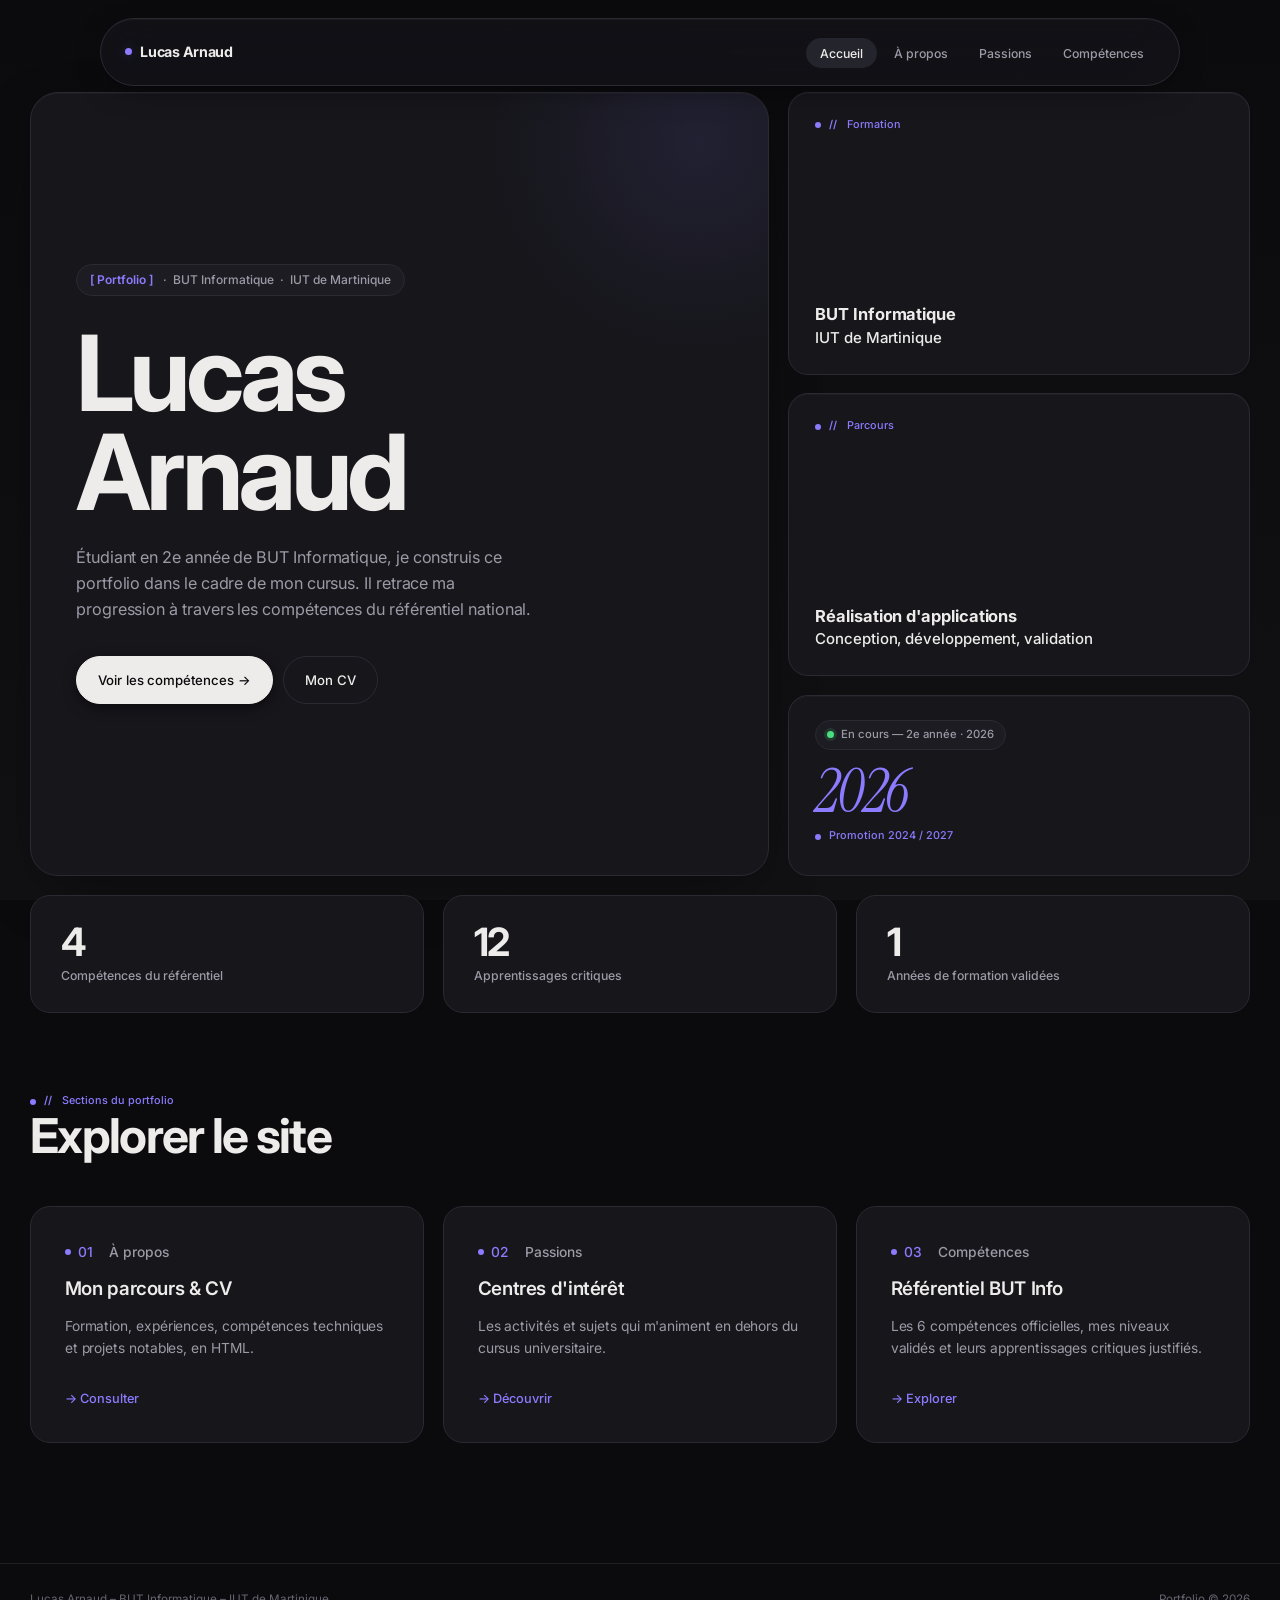
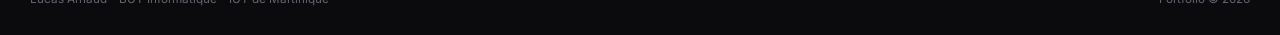
<file: index.html>
<!DOCTYPE html>
<html lang="fr">
<head>
  <meta charset="UTF-8" />
  <meta name="viewport" content="width=device-width, initial-scale=1.0" />
  <title>Lucas Arnaud — Portfolio BUT Informatique</title>
  <meta name="description" content="Portfolio de Lucas Arnaud, étudiant en 2e année de BUT Informatique à l'IUT de Martinique." />
  <link rel="preconnect" href="https://fonts.googleapis.com" />
  <link rel="preconnect" href="https://fonts.gstatic.com" crossorigin />
  <link href="https://fonts.googleapis.com/css2?family=JetBrains+Mono:wght@400;500&family=Playfair+Display:ital,wght@0,400;0,700;0,900;1,400&family=Space+Grotesk:wght@300;400;500;600;700&display=swap" rel="stylesheet" />
  <link rel="stylesheet" href="css/style.css" />
</head>
<body>

  <div id="site-nav"></div>

  <main class="page">

    <!-- ── HERO ── -->
    <section class="hero">

      <div class="hero-left">
        <p class="hero-tag">
          <span class="accent">[ Portfolio ]</span>
          &nbsp;·&nbsp; BUT Informatique &nbsp;·&nbsp; IUT de Martinique
        </p>

        <h1 class="hero-name">
          <span id="hero-name-scramble" data-text="Lucas&#10;Arnaud">Lucas<br>Arnaud</span><span class="hero-name-cursor" aria-hidden="true"></span>
        </h1>

        <p class="hero-desc">
          Étudiant en 2e année de BUT Informatique, je construis ce portfolio
          dans le cadre de mon cursus. Il retrace ma progression à travers
          les compétences du référentiel national.
        </p>

        <div class="hero-ctas">
          <a href="competences.html" class="btn btn-dark">Voir les compétences →</a>
          <a href="about.html" class="btn btn-ghost">Mon CV</a>
        </div>
      </div>

      <div class="hero-right">

        <div class="hero-card">
          <p class="label"><span class="label-prefix">//</span> Formation</p>
          <p class="hero-card-value">
            <strong>BUT Informatique</strong>
            IUT de Martinique
          </p>
        </div>

        <div class="hero-card">
          <p class="label"><span class="label-prefix">//</span> Parcours</p>
          <p class="hero-card-value">
            <strong>Réalisation d'applications</strong>
            Conception, développement, validation
          </p>
        </div>

        <div class="hero-card">
          <div class="hero-status">
            <span class="hero-status-dot"></span>
            En cours — 2e année · 2026
          </div>
          <div class="hero-year-block">
            <p class="hero-year">2026</p>
            <p class="label" style="margin-top:.5rem">Promotion 2024 / 2027</p>
          </div>
        </div>

      </div>
    </section>

    <!-- ── STATS BAR ── -->
    <div class="hero-stats">
      <div class="hero-stat">
        <p class="hero-stat-num"><span data-count="6">6</span></p>
        <p class="hero-stat-label">Compétences du référentiel</p>
      </div>
      <div class="hero-stat">
        <p class="hero-stat-num"><span data-count="21">21</span></p>
        <p class="hero-stat-label">Apprentissages critiques</p>
      </div>
      <div class="hero-stat">
        <p class="hero-stat-num"><span data-count="2">2</span></p>
        <p class="hero-stat-label">Années de formation validées</p>
      </div>
    </div>

    <!-- ── NAVIGATION PAGES ── -->
    <section class="home-nav">
      <div class="container">
        <p class="label reveal"><span class="label-prefix">//</span> Sections du portfolio</p>
        <h2 class="section-title reveal reveal-delay-1">Explorer le site</h2>

        <div class="home-nav-grid reveal reveal-delay-2">

          <a href="about.html" class="home-nav-item">
            <p class="label"><span class="label-accent">01</span> &nbsp; À propos</p>
            <h3>Mon parcours &amp; CV</h3>
            <p>Formation, expériences, compétences techniques et projets notables, en HTML.</p>
            <span class="home-nav-arrow">→ Consulter</span>
          </a>

          <a href="passions.html" class="home-nav-item">
            <p class="label"><span class="label-accent">02</span> &nbsp; Passions</p>
            <h3>Centres d'intérêt</h3>
            <p>Les activités et sujets qui m'animent en dehors du cursus universitaire.</p>
            <span class="home-nav-arrow">→ Découvrir</span>
          </a>

          <a href="competences.html" class="home-nav-item">
            <p class="label"><span class="label-accent">03</span> &nbsp; Compétences</p>
            <h3>Référentiel BUT Info</h3>
            <p>Les 6 compétences officielles, mes niveaux validés et leurs apprentissages critiques justifiés.</p>
            <span class="home-nav-arrow">→ Explorer</span>
          </a>

        </div>
      </div>
    </section>

  </main>

  <footer class="site-footer">
    <div class="container site-footer-inner">
      <p>Lucas Arnaud &ndash; BUT Informatique &ndash; IUT de Martinique</p>
      <p>Portfolio &copy; 2026</p>
    </div>
  </footer>

  <script src="js/nav.js"></script>
  <script src="js/effects.js"></script>
</body>
</html>
</file>
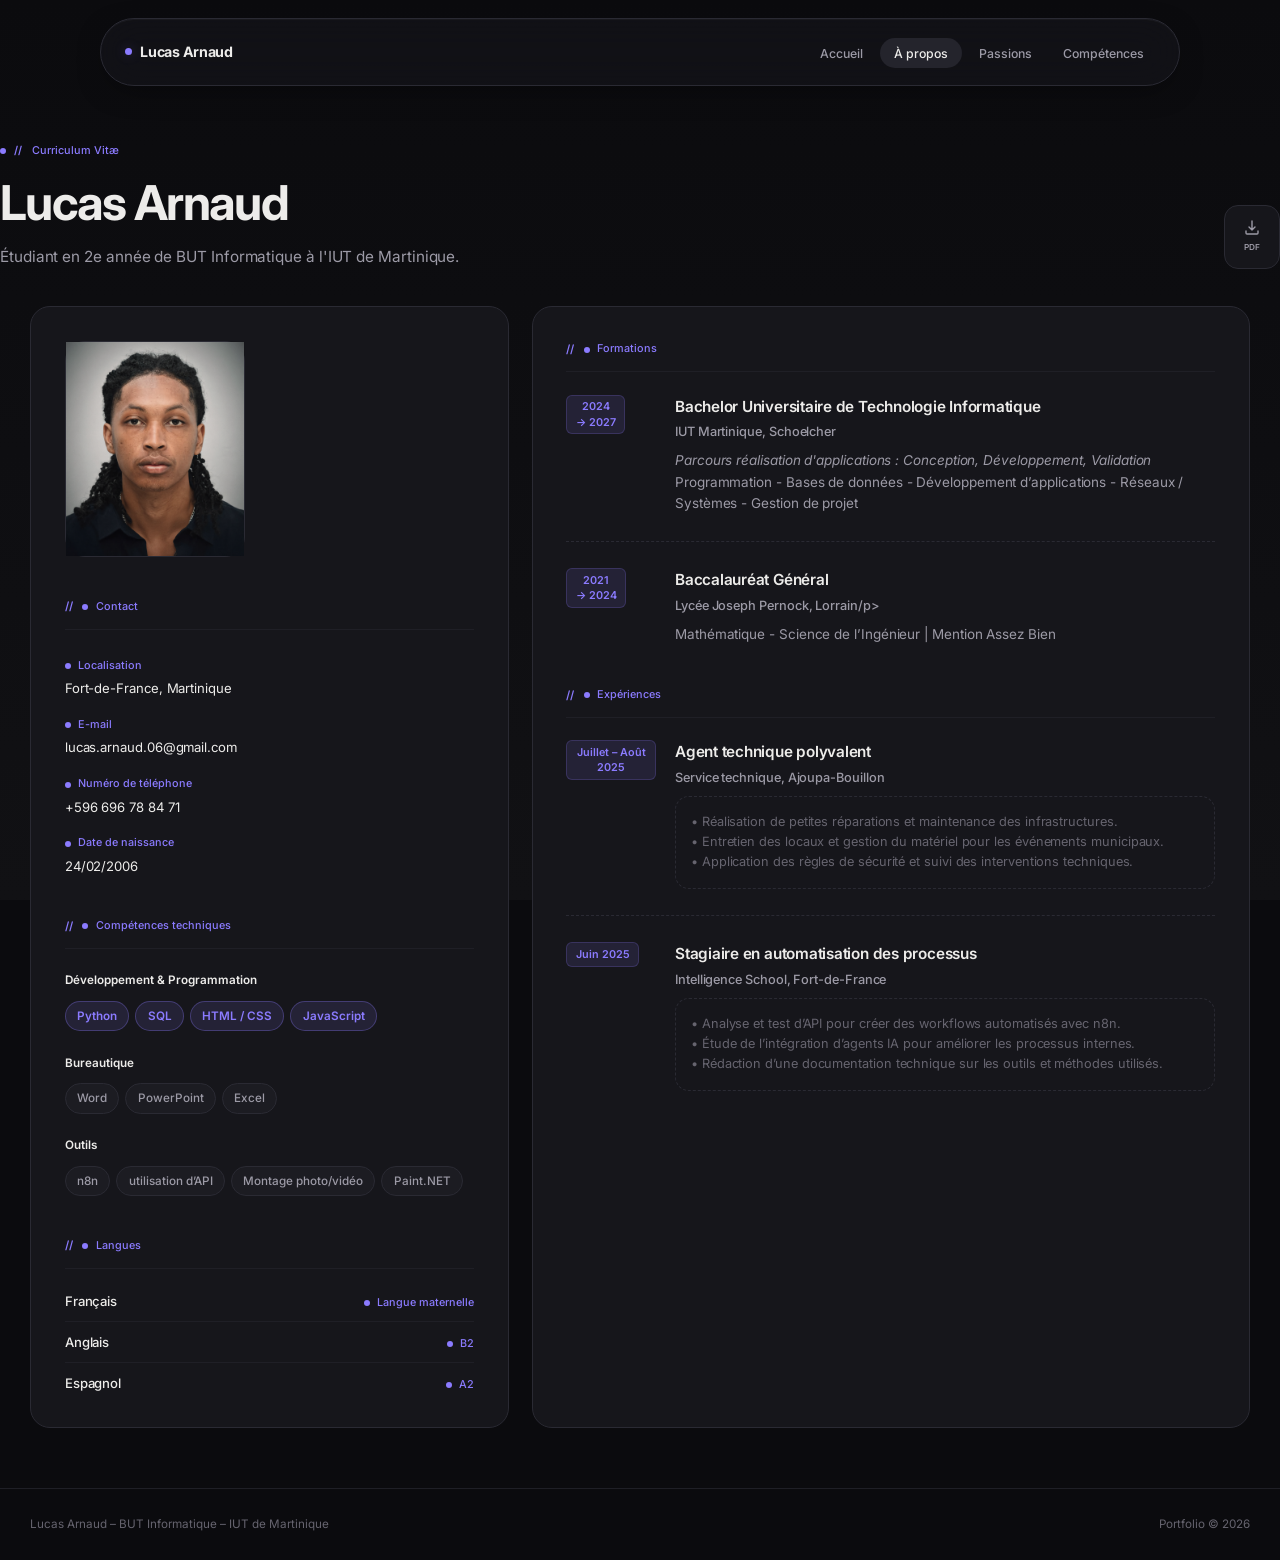
<file: about.html>
<!DOCTYPE html>
<html lang="fr">
<head>
  <meta charset="UTF-8" />
  <meta name="viewport" content="width=device-width, initial-scale=1.0" />
  <title>À propos — Lucas Arnaud</title>
  <link rel="preconnect" href="https://fonts.googleapis.com" />
  <link rel="preconnect" href="https://fonts.gstatic.com" crossorigin />
  <link href="https://fonts.googleapis.com/css2?family=JetBrains+Mono:wght@400;500&family=Playfair+Display:ital,wght@0,400;0,700;0,900;1,400&family=Space+Grotesk:wght@300;400;500;600;700&display=swap" rel="stylesheet" />
  <link rel="stylesheet" href="css/style.css" />
</head>
<body>

  <div id="site-nav"></div>

  <main class="page">

    <!-- ── HEADER ── -->
    <header class="about-header container">
      <div class="about-header-left">
        <p class="label reveal">
          <span class="label-prefix">//</span> Curriculum Vitæ
        </p>
        <h1 class="section-title reveal reveal-delay-1">Lucas Arnaud</h1>
        <p class="section-subtitle reveal reveal-delay-2">
          Étudiant en 2e année de BUT Informatique à l'IUT de Martinique.
        </p>
      </div>
      <div class="reveal reveal-delay-3">
        <a href="cv-lucas-arnaud.pdf" download class="cv-download-icon"
           title="Télécharger le CV en PDF" aria-label="Télécharger le CV en PDF">
          <svg width="16" height="16" viewBox="0 0 16 16" fill="none"
               xmlns="http://www.w3.org/2000/svg" aria-hidden="true">
            <path d="M8 1v9M5 7l3 3 3-3" stroke="currentColor" stroke-width="1.4"
                  stroke-linecap="round" stroke-linejoin="round"/>
            <path d="M2 11v2a1 1 0 001 1h10a1 1 0 001-1v-2"
                  stroke="currentColor" stroke-width="1.4" stroke-linecap="round"/>
          </svg>
          <span class="cv-download-label">PDF</span>
        </a>
      </div>
    </header>

    <!-- ── CV BODY : sidebar LEFT · main RIGHT ── -->
    <div class="container">
      <div class="cv-grid">

        <!-- ════ SIDEBAR (GAUCHE) ════ -->
        <aside class="cv-sidebar">

          <!-- Photo -->
          <div class="cv-section reveal">
            <div class="profile-photo-placeholder">
              <img src="images/About/photo.png" alt="Illustration : mangas" loading="lazy" />
            </div>
          </div>

          <!-- Contact -->
          <section class="cv-section reveal">
            <div class="cv-section-header">
              <span class="cv-section-num">//</span>
              <p class="label">Contact</p>
            </div>
            <dl style="display:flex;flex-direction:column;gap:.85rem">
              <div>
                <dt class="label" style="margin-bottom:.25rem">Localisation</dt>
                <dd style="font-size:.875rem">Fort-de-France, Martinique</dd>
              </div>
              <div>
                <dt class="label" style="margin-bottom:.25rem">E-mail</dt>
                <dd style="font-size:.875rem">lucas.arnaud.06@gmail.com</dd>
              </div>
              <div>
                <dt class="label" style="margin-bottom:.25rem">Numéro de téléphone</dt>
                <dd style="font-size:.875rem">+596 696 78 84 71</dd>
              </div>
              <div>
                <dt class="label" style="margin-bottom:.25rem">Date de naissance</dt>
                <dd style="font-size:.875rem">24/02/2006</dd>
              </div>
            </dl>
          </section>

          <!-- Compétences techniques -->
          <section class="cv-section reveal">
            <div class="cv-section-header">
              <span class="cv-section-num">//</span>
              <p class="label">Compétences techniques</p>
            </div>

            <div class="skills-group">
              <p class="skills-group-title">Développement & Programmation</p>
              <div class="tags">
                <span class="tag tag-accent">Python</span>
                <span class="tag tag-accent">SQL</span>
                <span class="tag tag-accent">HTML / CSS</span>
                <span class="tag tag-accent">JavaScript</span>
              </div>
            </div>

            <div class="skills-group">
              <p class="skills-group-title">Bureautique</p>
              <div class="tags">
                <span class="tag">Word</span>
                <span class="tag">PowerPoint</span>
                <span class="tag">Excel</span>
              </div>
            </div>

            <div class="skills-group">
              <p class="skills-group-title">Outils</p>
              <div class="tags">
                <span class="tag">n8n</span>
                <span class="tag">utilisation d’API</span>
                <span class="tag">Montage photo/vidéo</span>
                <span class="tag">Paint.NET</span>
              </div>
            </div>
          </section>

          <!-- Langues -->
          <section class="cv-section reveal">
            <div class="cv-section-header">
              <span class="cv-section-num">//</span>
              <p class="label">Langues</p>
            </div>
            <div style="display:flex;flex-direction:column;gap:.65rem">
              <div style="display:flex;justify-content:space-between;align-items:baseline">
                <span style="font-size:.875rem;font-weight:500">Français</span>
                <span class="label">Langue maternelle</span>
              </div>
              <hr class="divider" />
              <div style="display:flex;justify-content:space-between;align-items:baseline">
                <span style="font-size:.875rem;font-weight:500">Anglais</span>
                <span class="label">B2</span>
              </div>
              <hr class="divider" />
              <div style="display:flex;justify-content:space-between;align-items:baseline">
                <span style="font-size:.875rem;font-weight:500">Espagnol</span>
                <span class="label">A2</span>
              </div>
            </div>
          </section>

        </aside>

        <!-- ════ MAIN (DROITE) ════ -->
        <div class="cv-main">

          <!-- Formation -->
          <section class="cv-section reveal">
            <div class="cv-section-header">
              <span class="cv-section-num">//</span>
              <p class="label">Formations</p>
            </div>

            <div class="timeline-item">
              <div class="timeline-year">2024<br />→ 2027</div>
              <div class="timeline-content">
                <h3>Bachelor Universitaire de Technologie Informatique</h3>
                <p class="subtitle">IUT Martinique, Schoelcher</p>
                <p><em>Parcours réalisation d'applications : Conception, Développement, Validation</em></p>
                <p>Programmation - Bases de données - Développement d’applications - Réseaux / Systèmes - Gestion de projet</p>
              </div>
            </div>

            <div class="timeline-item">
              <div class="timeline-year">2021<br />→ 2024</div>
              <div class="timeline-content">
                <h3>Baccalauréat Général</h3>
                <p class="subtitle">Lycée Joseph Pernock, Lorrain/p>
                <p>Mathématique - Science de l’Ingénieur | Mention Assez Bien</p>
              </div>
            </div>
          </section>

          <!-- Expériences -->
          <section class="cv-section reveal">
            <div class="cv-section-header">
              <span class="cv-section-num">//</span>
              <p class="label">Expériences</p>
            </div>

            <div class="timeline-item">
              <div class="timeline-year"> Juillet – Août 2025</div>
              <div class="timeline-content">
                <h3>Agent technique polyvalent</h3>
                <p class="subtitle">Service technique, Ajoupa-Bouillon</p>
                <div class="placeholder-text" style="margin-top:.5rem">
                  • Réalisation de petites réparations et maintenance des infrastructures.
                  <br>• Entretien des locaux et gestion du matériel pour les événements municipaux.
                  <br>• Application des règles de sécurité et suivi des interventions techniques.
                </div>
              </div>
            </div>

            <div class="timeline-item">
              <div class="timeline-year">Juin 2025</div>
              <div class="timeline-content">
                <h3>Stagiaire en automatisation des processus</h3>
                <p class="subtitle">Intelligence School, Fort-de-France</p>
                <div class="placeholder-text" style="margin-top:.5rem">
                  • Analyse et test d’API pour créer des workflows automatisés avec n8n.
                  <br>• Étude de l’intégration d’agents IA pour améliorer les processus internes.
                  <br>• Rédaction d’une documentation technique sur les outils et méthodes utilisés.
                </div>
              </div>
            </div>
          </section>

        </div><!-- /cv-main -->
      </div><!-- /cv-grid -->
    </div><!-- /container -->

  </main>

  <footer class="site-footer">
    <div class="container site-footer-inner">
      <p>Lucas Arnaud &ndash; BUT Informatique &ndash; IUT de Martinique</p>
      <p>Portfolio &copy; 2026</p>
    </div>
  </footer>

  <script src="js/nav.js"></script>
  <script src="js/effects.js"></script>
</body>
</html>
</file>
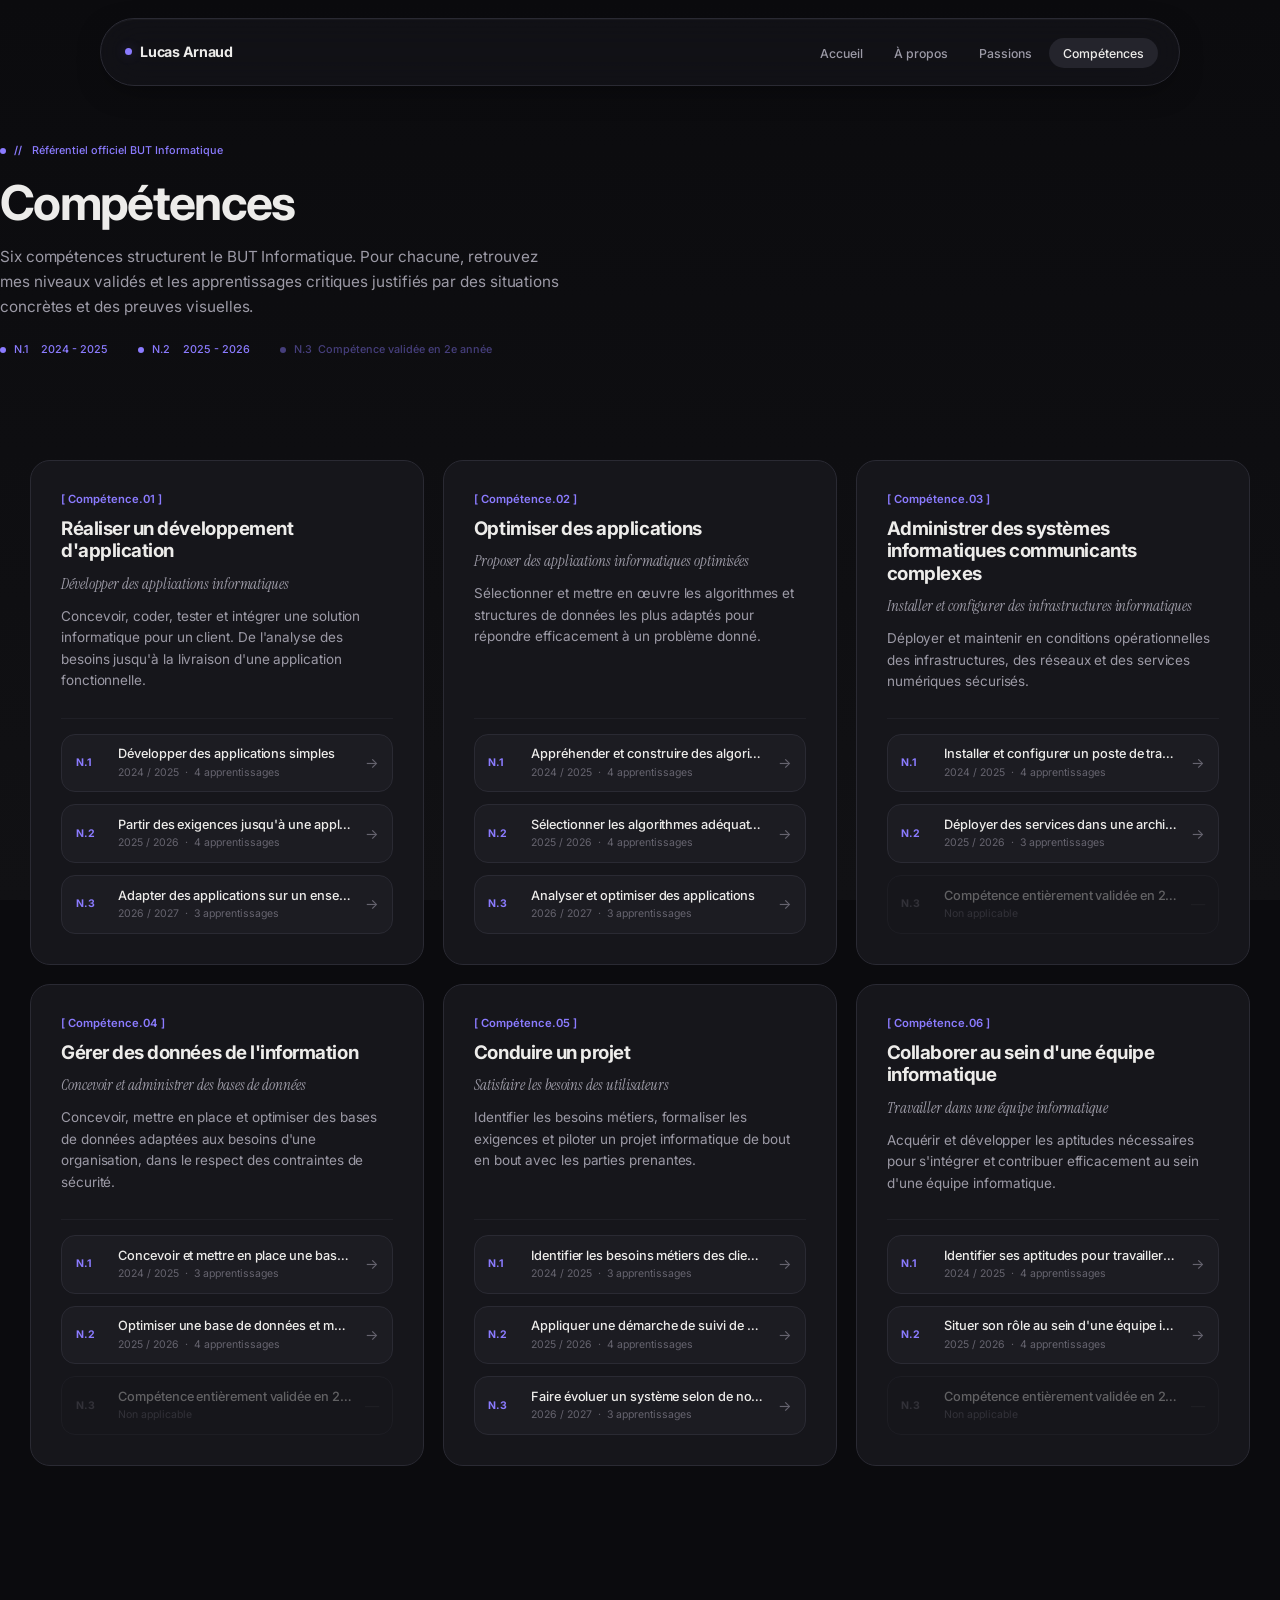
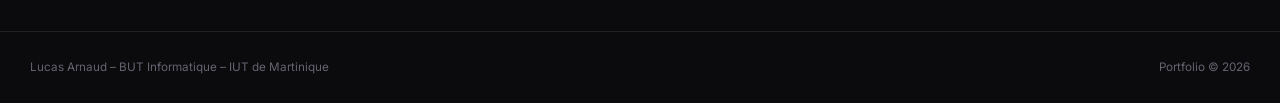
<file: competences.html>
<!DOCTYPE html>
<html lang="fr">
<head>
  <meta charset="UTF-8" />
  <meta name="viewport" content="width=device-width, initial-scale=1.0" />
  <title>Compétences — Lucas Arnaud</title>
  <link rel="preconnect" href="https://fonts.googleapis.com" />
  <link rel="preconnect" href="https://fonts.gstatic.com" crossorigin />
  <link href="https://fonts.googleapis.com/css2?family=JetBrains+Mono:wght@400;500&family=Playfair+Display:ital,wght@0,400;0,700;0,900;1,400&family=Space+Grotesk:wght@300;400;500;600;700&display=swap" rel="stylesheet" />
  <link rel="stylesheet" href="css/style.css" />
</head>
<body>

  <div id="site-nav"></div>

  <main class="page">

    <!-- ── HEADER ── -->
    <header class="competences-header container">
      <p class="label reveal">
        <span class="label-prefix">//</span> Référentiel officiel BUT Informatique
      </p>
      <h1 class="section-title reveal reveal-delay-1">Compétences</h1>
      <p class="section-subtitle reveal reveal-delay-2">
        Six compétences structurent le BUT Informatique. Pour chacune, retrouvez
        mes niveaux validés et les apprentissages critiques justifiés par des
        situations concrètes et des preuves visuelles.
      </p>
      <div style="margin-top:1.5rem;display:flex;gap:2rem;flex-wrap:wrap" class="reveal reveal-delay-3">
        <span class="label">
          <span class="label-accent">N.1</span>&nbsp;&nbsp;2024 - 2025
        </span>
        <span class="label">
          <span class="label-accent">N.2</span>&nbsp;&nbsp;2025 - 2026
        </span>
        <span class="label" style="opacity:.45">
          N.3&nbsp;&nbsp;Compétence validée en 2e année
        </span>
      </div>
    </header>

    <!-- ── GRILLE 6 COMPÉTENCES ── -->
    <section class="container" style="padding-bottom:5rem">
      <div class="competences-grid reveal reveal-delay-2">

        <!-- 01 · Réaliser -->
        <article class="competence-card" id="realiser">
          <p class="competence-num">[ Compétence.01 ]</p>
          <h2 class="competence-name">Réaliser un développement d'application</h2>
          <p class="competence-verb">Développer des applications informatiques</p>
          <p class="competence-desc">
            Concevoir, coder, tester et intégrer une solution informatique pour un client.
            De l'analyse des besoins jusqu'à la livraison d'une application fonctionnelle.
          </p>
          <div class="competence-niveaux">
            <a href="niveau.html?c=realiser&n=1" class="niveau-row">
              <span class="niveau-row-badge">N.1</span>
              <div class="niveau-row-info">
                <span class="niveau-row-title">Développer des applications simples</span>
                <span class="niveau-row-meta">2024 / 2025 &nbsp;·&nbsp; 4 apprentissages</span>
              </div>
              <span class="niveau-row-arrow">→</span>
            </a>
            <a href="niveau.html?c=realiser&n=2" class="niveau-row">
              <span class="niveau-row-badge">N.2</span>
              <div class="niveau-row-info">
                <span class="niveau-row-title">Partir des exigences jusqu'à une application complète</span>
                <span class="niveau-row-meta">2025 / 2026 &nbsp;·&nbsp; 4 apprentissages</span>
              </div>
              <span class="niveau-row-arrow">→</span>
            </a>
            <a href="niveau.html?c=realiser&n=3" class="niveau-row">
              <span class="niveau-row-badge">N.3</span>
              <div class="niveau-row-info">
                <span class="niveau-row-title">Adapter des applications sur un ensemble de supports</span>
                <span class="niveau-row-meta">2026 / 2027 &nbsp;·&nbsp; 3 apprentissages</span>
              </div>
              <span class="niveau-row-arrow">→</span>
            </a>
          </div>
        </article>

        <!-- 02 · Optimiser -->
        <article class="competence-card" id="optimiser">
          <p class="competence-num">[ Compétence.02 ]</p>
          <h2 class="competence-name">Optimiser des applications</h2>
          <p class="competence-verb">Proposer des applications informatiques optimisées</p>
          <p class="competence-desc">
            Sélectionner et mettre en œuvre les algorithmes et structures de données
            les plus adaptés pour répondre efficacement à un problème donné.
          </p>
          <div class="competence-niveaux">
            <a href="niveau.html?c=optimiser&n=1" class="niveau-row">
              <span class="niveau-row-badge">N.1</span>
              <div class="niveau-row-info">
                <span class="niveau-row-title">Appréhender et construire des algorithmes simples</span>
                <span class="niveau-row-meta">2024 / 2025 &nbsp;·&nbsp; 4 apprentissages</span>
              </div>
              <span class="niveau-row-arrow">→</span>
            </a>
            <a href="niveau.html?c=optimiser&n=2" class="niveau-row">
              <span class="niveau-row-badge">N.2</span>
              <div class="niveau-row-info">
                <span class="niveau-row-title">Sélectionner les algorithmes adéquats pour un problème donné</span>
                <span class="niveau-row-meta">2025 / 2026 &nbsp;·&nbsp; 4 apprentissages</span>
              </div>
              <span class="niveau-row-arrow">→</span>
            </a>
            <a href="niveau.html?c=optimiser&n=3" class="niveau-row">
              <span class="niveau-row-badge">N.3</span>
              <div class="niveau-row-info">
                <span class="niveau-row-title">Analyser et optimiser des applications</span>
                <span class="niveau-row-meta">2026 / 2027 &nbsp;·&nbsp; 3 apprentissages</span>
              </div>
              <span class="niveau-row-arrow">→</span>
            </a>
          </div>
        </article>

        <!-- 03 · Administrer -->
        <article class="competence-card" id="administrer">
          <p class="competence-num">[ Compétence.03 ]</p>
          <h2 class="competence-name">Administrer des systèmes informatiques communicants complexes</h2>
          <p class="competence-verb">Installer et configurer des infrastructures informatiques</p>
          <p class="competence-desc">
            Déployer et maintenir en conditions opérationnelles des infrastructures,
            des réseaux et des services numériques sécurisés.
          </p>
          <div class="competence-niveaux">
            <a href="niveau.html?c=administrer&n=1" class="niveau-row">
              <span class="niveau-row-badge">N.1</span>
              <div class="niveau-row-info">
                <span class="niveau-row-title">Installer et configurer un poste de travail</span>
                <span class="niveau-row-meta">2024 / 2025 &nbsp;·&nbsp; 4 apprentissages</span>
              </div>
              <span class="niveau-row-arrow">→</span>
            </a>
            <a href="niveau.html?c=administrer&n=2" class="niveau-row">
              <span class="niveau-row-badge">N.2</span>
              <div class="niveau-row-info">
                <span class="niveau-row-title">Déployer des services dans une architecture réseau</span>
                <span class="niveau-row-meta">2025 / 2026 &nbsp;·&nbsp; 3 apprentissages</span>
              </div>
              <span class="niveau-row-arrow">→</span>
            </a>
            <span class="niveau-row disabled">
              <span class="niveau-row-badge">N.3</span>
              <div class="niveau-row-info">
                <span class="niveau-row-title">Compétence entièrement validée en 2e année</span>
                <span class="niveau-row-meta">Non applicable</span>
              </div>
              <span class="niveau-row-arrow" style="opacity:.3">—</span>
            </span>
          </div>
        </article>

        <!-- 04 · Gérer -->
        <article class="competence-card" id="gerer">
          <p class="competence-num">[ Compétence.04 ]</p>
          <h2 class="competence-name">Gérer des données de l'information</h2>
          <p class="competence-verb">Concevoir et administrer des bases de données</p>
          <p class="competence-desc">
            Concevoir, mettre en place et optimiser des bases de données adaptées
            aux besoins d'une organisation, dans le respect des contraintes de sécurité.
          </p>
          <div class="competence-niveaux">
            <a href="niveau.html?c=gerer&n=1" class="niveau-row">
              <span class="niveau-row-badge">N.1</span>
              <div class="niveau-row-info">
                <span class="niveau-row-title">Concevoir et mettre en place une base de données à partir d'un cahier des charges client</span>
                <span class="niveau-row-meta">2024 / 2025 &nbsp;·&nbsp; 3 apprentissages</span>
              </div>
              <span class="niveau-row-arrow">→</span>
            </a>
            <a href="niveau.html?c=gerer&n=2" class="niveau-row">
              <span class="niveau-row-badge">N.2</span>
              <div class="niveau-row-info">
                <span class="niveau-row-title">Optimiser une base de données et mettre en œuvre la sécurité</span>
                <span class="niveau-row-meta">2025 / 2026 &nbsp;·&nbsp; 4 apprentissages</span>
              </div>
              <span class="niveau-row-arrow">→</span>
            </a>
            <span class="niveau-row disabled">
              <span class="niveau-row-badge">N.3</span>
              <div class="niveau-row-info">
                <span class="niveau-row-title">Compétence entièrement validée en 2e année</span>
                <span class="niveau-row-meta">Non applicable</span>
              </div>
              <span class="niveau-row-arrow" style="opacity:.3">—</span>
            </span>
          </div>
        </article>

        <!-- 05 · Conduire -->
        <article class="competence-card" id="conduire">
          <p class="competence-num">[ Compétence.05 ]</p>
          <h2 class="competence-name">Conduire un projet</h2>
          <p class="competence-verb">Satisfaire les besoins des utilisateurs</p>
          <p class="competence-desc">
            Identifier les besoins métiers, formaliser les exigences et piloter
            un projet informatique de bout en bout avec les parties prenantes.
          </p>
          <div class="competence-niveaux">
            <a href="niveau.html?c=conduire&n=1" class="niveau-row">
              <span class="niveau-row-badge">N.1</span>
              <div class="niveau-row-info">
                <span class="niveau-row-title">Identifier les besoins métiers des clients et des utilisateurs</span>
                <span class="niveau-row-meta">2024 / 2025 &nbsp;·&nbsp; 3 apprentissages</span>
              </div>
              <span class="niveau-row-arrow">→</span>
            </a>
            <a href="niveau.html?c=conduire&n=2" class="niveau-row">
              <span class="niveau-row-badge">N.2</span>
              <div class="niveau-row-info">
                <span class="niveau-row-title">Appliquer une démarche de suivi de projet</span>
                <span class="niveau-row-meta">2025 / 2026 &nbsp;·&nbsp; 4 apprentissages</span>
              </div>
              <span class="niveau-row-arrow">→</span>
            </a>
            <a href="niveau.html?c=conduire&n=3" class="niveau-row">
              <span class="niveau-row-badge">N.3</span>
              <div class="niveau-row-info">
                <span class="niveau-row-title">Faire évoluer un système selon de nouvelles contraintes</span>
                <span class="niveau-row-meta">2026 / 2027 &nbsp;·&nbsp; 3 apprentissages</span>
              </div>
              <span class="niveau-row-arrow">→</span>
            </a>
          </div>
        </article>

        <!-- 06 · Collaborer -->
        <article class="competence-card" id="collaborer">
          <p class="competence-num">[ Compétence.06 ]</p>
          <h2 class="competence-name">Collaborer au sein d'une équipe informatique</h2>
          <p class="competence-verb">Travailler dans une équipe informatique</p>
          <p class="competence-desc">
            Acquérir et développer les aptitudes nécessaires pour s'intégrer
            et contribuer efficacement au sein d'une équipe informatique.
          </p>
          <div class="competence-niveaux">
            <a href="niveau.html?c=collaborer&n=1" class="niveau-row">
              <span class="niveau-row-badge">N.1</span>
              <div class="niveau-row-info">
                <span class="niveau-row-title">Identifier ses aptitudes pour travailler dans une équipe informatique</span>
                <span class="niveau-row-meta">2024 / 2025 &nbsp;·&nbsp; 4 apprentissages</span>
              </div>
              <span class="niveau-row-arrow">→</span>
            </a>
            <a href="niveau.html?c=collaborer&n=2" class="niveau-row">
              <span class="niveau-row-badge">N.2</span>
              <div class="niveau-row-info">
                <span class="niveau-row-title">Situer son rôle au sein d'une équipe informatique</span>
                <span class="niveau-row-meta">2025 / 2026 &nbsp;·&nbsp; 4 apprentissages</span>
              </div>
              <span class="niveau-row-arrow">→</span>
            </a>
            <span class="niveau-row disabled">
              <span class="niveau-row-badge">N.3</span>
              <div class="niveau-row-info">
                <span class="niveau-row-title">Compétence entièrement validée en 2e année</span>
                <span class="niveau-row-meta">Non applicable</span>
              </div>
              <span class="niveau-row-arrow" style="opacity:.3">—</span>
            </span>
          </div>
        </article>

      </div>
    </section>

  </main>

  <footer class="site-footer">
    <div class="container site-footer-inner">
      <p>Lucas Arnaud &ndash; BUT Informatique &ndash; IUT de Martinique</p>
      <p>Portfolio &copy; 2026</p>
    </div>
  </footer>

  <script src="js/nav.js"></script>
  <script src="js/effects.js"></script>
</body>
</html>
</file>
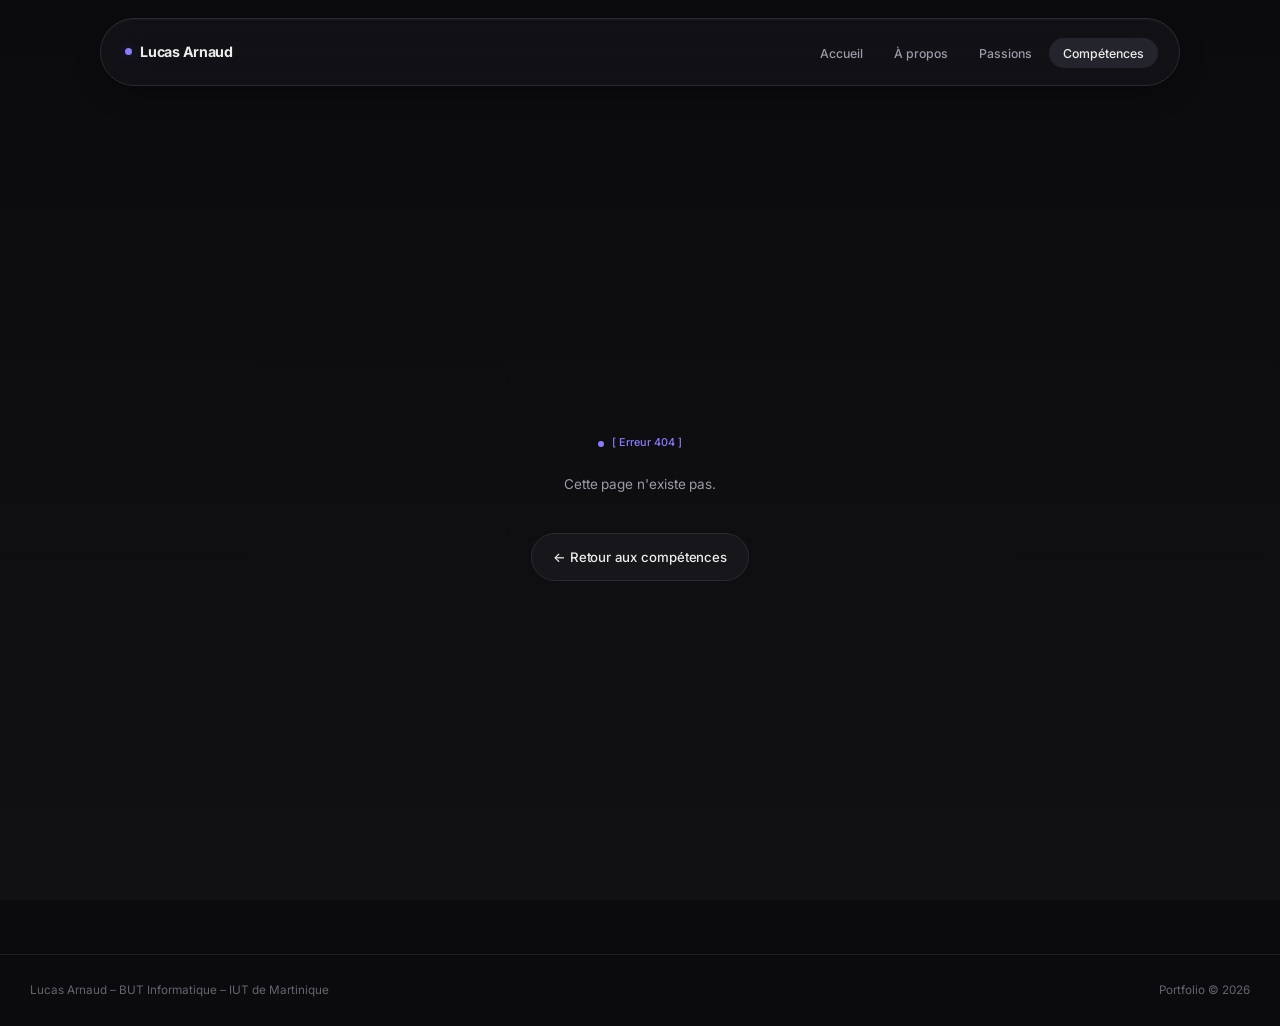
<file: niveau.html>
<!DOCTYPE html>
<html lang="fr">
<head>
  <meta charset="UTF-8" />
  <meta name="viewport" content="width=device-width, initial-scale=1.0" />
  <title>Niveau — Lucas Arnaud</title>
  <link rel="preconnect" href="https://fonts.googleapis.com" />
  <link rel="preconnect" href="https://fonts.gstatic.com" crossorigin />
  <link href="https://fonts.googleapis.com/css2?family=JetBrains+Mono:wght@400;500&family=Playfair+Display:ital,wght@0,400;0,700;0,900;1,400&family=Space+Grotesk:wght@300;400;500;600;700&display=swap" rel="stylesheet" />
  <link rel="stylesheet" href="css/style.css" />
</head>
<body>

  <div id="site-nav"></div>

  <main class="page">
    <!-- Tout le contenu est rendu dynamiquement par niveau.js -->
    <div id="niveau-main">
      <div class="page-loading">
        <p class="label">[ Chargement… ]</p>
      </div>
    </div>
  </main>

  <footer class="site-footer">
    <div class="container site-footer-inner">
      <p>Lucas Arnaud &ndash; BUT Informatique &ndash; IUT de Martinique</p>
      <p>Portfolio &copy; 2026</p>
    </div>
  </footer>

  <script src="js/data.js"></script>
  <script src="js/nav.js"></script>
  <script src="js/effects.js"></script>
  <script src="js/niveau.js"></script>
</body>
</html>
</file>
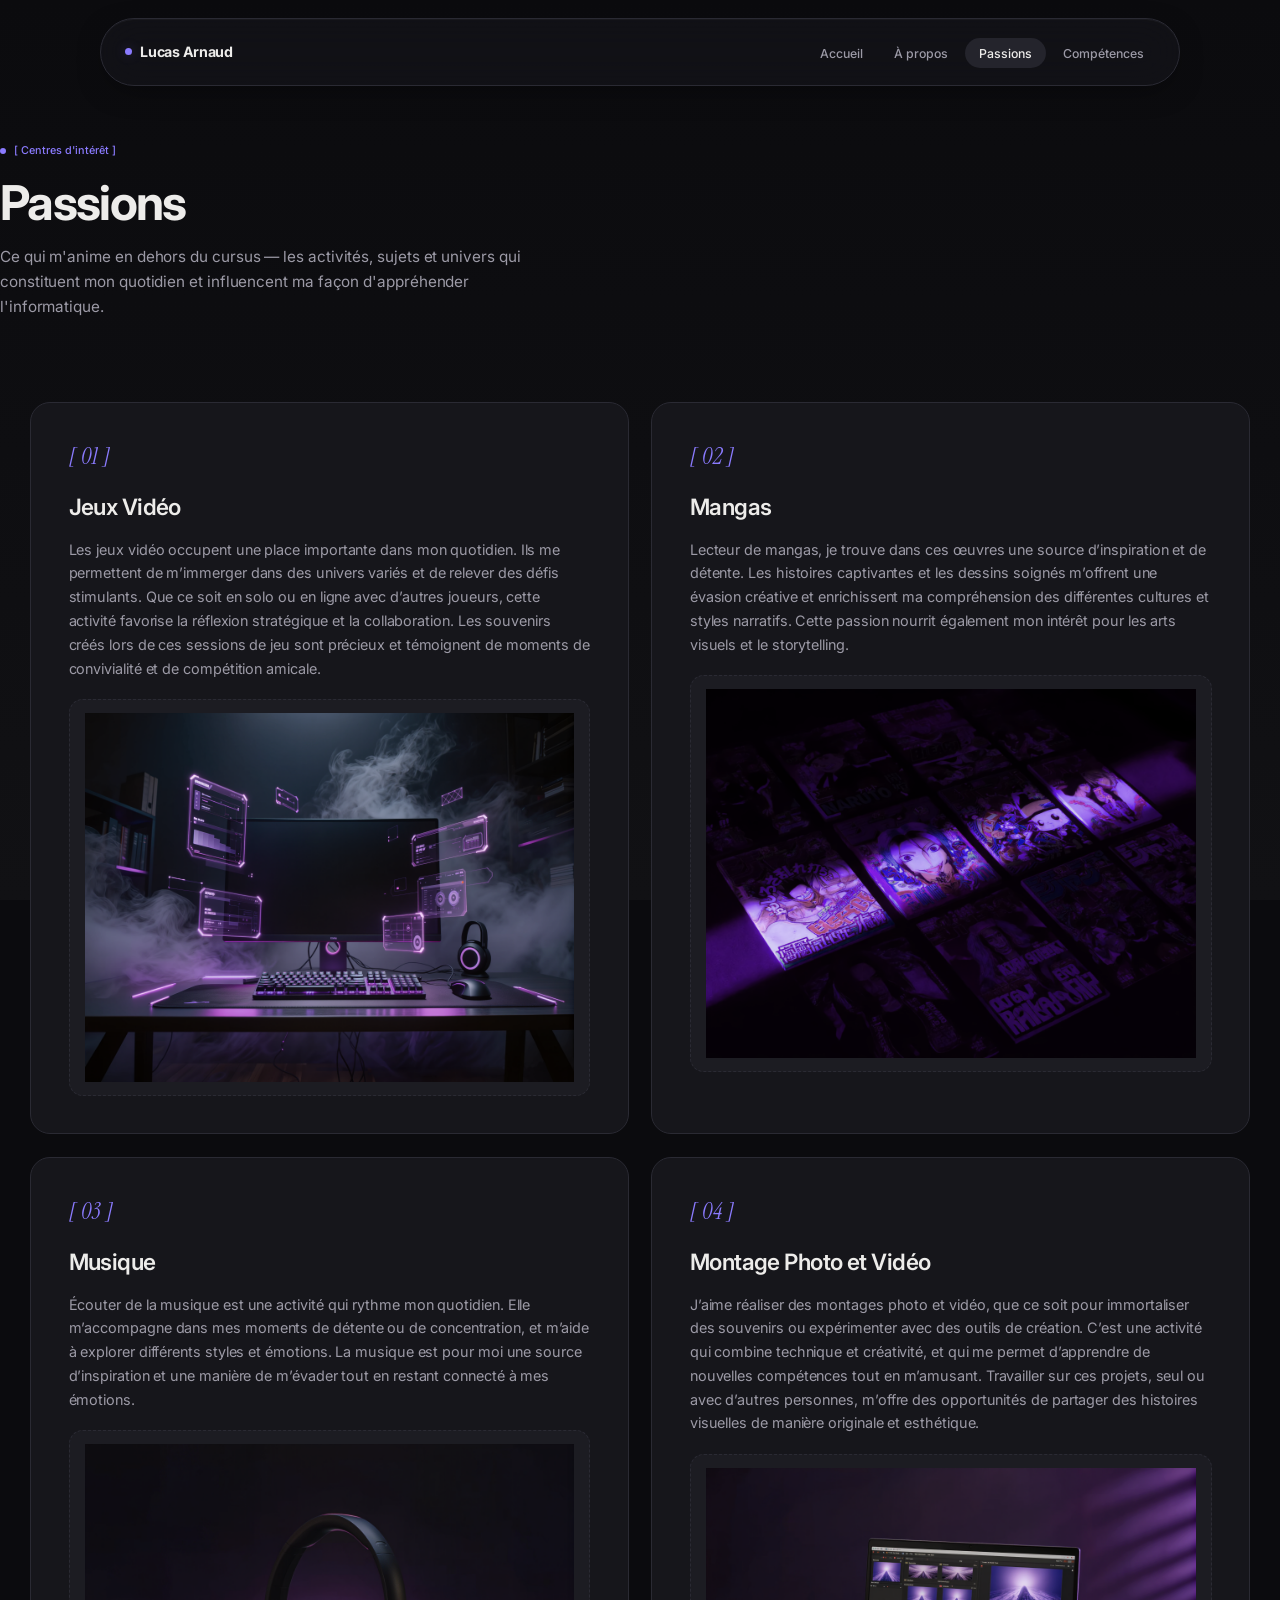
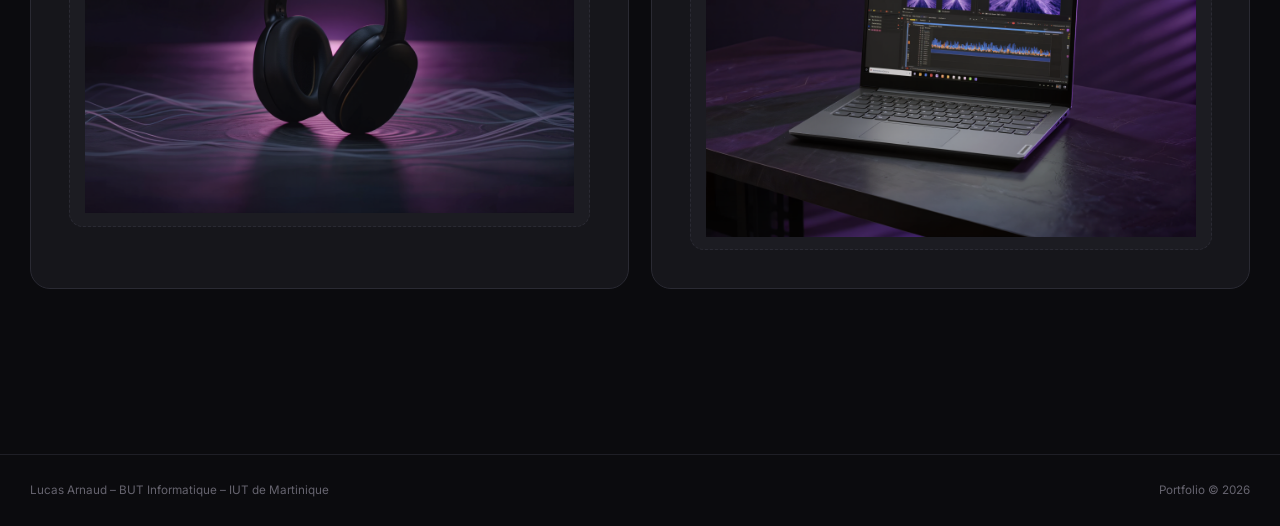
<file: passions.html>
<!DOCTYPE html>
<html lang="fr">
<head>
  <meta charset="UTF-8" />
  <meta name="viewport" content="width=device-width, initial-scale=1.0" />
  <title>Passions — Lucas Arnaud</title>
  <link rel="preconnect" href="https://fonts.googleapis.com" />
  <link rel="preconnect" href="https://fonts.gstatic.com" crossorigin />
  <link href="https://fonts.googleapis.com/css2?family=JetBrains+Mono:wght@400;500&family=Playfair+Display:ital,wght@0,400;0,700;0,900;1,400&family=Space+Grotesk:wght@300;400;500;600;700&display=swap" rel="stylesheet" />
  <link rel="stylesheet" href="css/style.css" />
</head>
<body>

  <div id="site-nav"></div>

  <main class="page">

    <!-- ── HEADER ── -->
    <header class="passions-header container">
      <p class="label reveal">[ Centres d'intérêt ]</p>
      <h1 class="section-title reveal reveal-delay-1">Passions</h1>
      <p class="section-subtitle reveal reveal-delay-2">
        Ce qui m'anime en dehors du cursus — les activités, sujets et univers qui
        constituent mon quotidien et influencent ma façon d'appréhender l'informatique.
      </p>
    </header>

    <!-- ── GRID ── -->
    <section class="container" style="padding-bottom: 5rem;">
      <div class="passions-grid reveal reveal-delay-2">

        <article class="passion-item">
          <p class="passion-num">[ 01 ]</p>
          <h2 class="passion-title">Jeux Vidéo</h2>
          <p class="passion-desc">
            Les jeux vidéo occupent une place importante dans mon quotidien. 
            Ils me permettent de m’immerger dans des univers variés et de relever des défis stimulants. 
            Que ce soit en solo ou en ligne avec d’autres joueurs, 
            cette activité favorise la réflexion stratégique et la collaboration. 
            Les souvenirs créés lors de ces sessions de jeu sont précieux et témoignent de 
            moments de convivialité et de compétition amicale.
          </p>
          <div class="passion-placeholder">
            <img src="images/Passions/games.png" alt="Illustration : jeux vidéo" loading="lazy" />
          </div>
        </article>

        <article class="passion-item">
          <p class="passion-num">[ 02 ]</p>
          <h2 class="passion-title">Mangas</h2>
          <p class="passion-desc">
            Lecteur de mangas, je trouve dans ces œuvres une source d’inspiration et de détente. 
            Les histoires captivantes et les dessins soignés m’offrent une évasion créative et 
            enrichissent ma compréhension des différentes cultures et styles narratifs. 
            Cette passion nourrit également mon intérêt pour les arts visuels et le storytelling.
          </p>
          <div class="passion-placeholder">
            <img src="images/Passions/manga.png" alt="Illustration : mangas" loading="lazy" />
          </div>
        </article>

        <article class="passion-item">
          <p class="passion-num">[ 03 ]</p>
          <h2 class="passion-title">Musique</h2>
          <p class="passion-desc">
            Écouter de la musique est une activité qui rythme mon quotidien. 
            Elle m’accompagne dans mes moments de détente ou de concentration, 
            et m’aide à explorer différents styles et émotions. 
            La musique est pour moi une source d’inspiration et une manière 
            de m’évader tout en restant connecté à mes émotions.
          </p>
          <div class="passion-placeholder">
            <img src="images/Passions/music.png" alt="Illustration : musique" loading="lazy" />
          </div>
        </article>

        <article class="passion-item">
          <p class="passion-num">[ 04 ]</p>
          <h2 class="passion-title">Montage Photo et Vidéo</h2>
          <p class="passion-desc">
            J’aime réaliser des montages photo et vidéo, que ce soit pour 
            immortaliser des souvenirs ou expérimenter avec des outils de création. 
            C’est une activité qui combine technique et créativité, 
            et qui me permet d’apprendre de nouvelles compétences tout en m’amusant. 
            Travailler sur ces projets, seul ou avec d’autres personnes, m’offre des 
            opportunités de partager des histoires visuelles de manière originale et esthétique.
          </p>
          <div class="passion-placeholder">
            <img src="images/Passions/montage.png" alt="Illustration : montage photo et vidéo" loading="lazy" />
          </div>
        </article>

      </div>
    </section>

  </main>

  <footer class="site-footer">
    <div class="container site-footer-inner">
      <p>Lucas Arnaud &ndash; BUT Informatique &ndash; IUT de Martinique</p>
      <p>Portfolio &copy; 2026</p>
    </div>
  </footer>

  <script src="js/nav.js"></script>
  <script src="js/effects.js"></script>
</body>
</html>
</file>
<file: css/style.css>
@import url('https://fonts.googleapis.com/css2?family=Inter:wght@300;400;500;600;700;800;900&family=Instrument+Serif:ital@0;1&display=swap');

/* ─────────────────────────────────────────────────
   DESIGN TOKENS — Sombre Charcoal, accents Violet
───────────────────────────────────────────────── */
:root {
  /* Surfaces — noir / gris foncés */
  --bg:           #0B0B0E;
  --bg-2:         #111114;
  --surface:      #16161B;          /* cartes */
  --surface-2:    #1C1C22;
  --surface-3:    #24242C;
  --surface-hi:   #2A2A33;          /* hover */

  /* Texte */
  --ink:          #EDECEA;
  --ink-2:        #9C9AA6;
  --ink-3:        #66646F;
  --ink-4:        #3A3941;

  /* Accent violet — uniquement détails */
  --accent:       #8B7BFF;          /* violet/indigo lumineux */
  --accent-2:     #B5A8FF;
  --accent-3:     #6E5CF0;          /* plus profond pour fonds */
  --accent-dim:   rgba(139, 123, 255, 0.08);
  --accent-glow:  rgba(139, 123, 255, 0.25);
  --accent-soft:  rgba(139, 123, 255, 0.12);

  /* Bordures */
  --border:       #1F1F26;
  --border-2:     #2A2A33;
  --border-3:     #34343E;

  /* Typo */
  --sans:  'Inter', 'Helvetica Neue', Arial, sans-serif;
  --serif: 'Instrument Serif', Georgia, serif;

  /* Layout */
  --nav-h:  68px;
  --max-w:  1320px;
  --col:    2rem;
  --radius:    20px;
  --radius-sm: 14px;
  --radius-lg: 28px;
  --ease-out: cubic-bezier(0.22, 1, 0.36, 1);
}

/* ─────────────────────────────────────────────────
   RESET
───────────────────────────────────────────────── */
*, *::before, *::after { box-sizing: border-box; margin: 0; padding: 0; }
html { font-size: 15px; -webkit-font-smoothing: antialiased; scroll-behavior: smooth; }
body {
  font-family: var(--sans);
  background: var(--bg);
  color: var(--ink);
  line-height: 1.55;
  letter-spacing: -0.005em;
  min-height: 100dvh;
  position: relative;
  overflow-x: hidden;
}

/* Fond minimal : un très léger dégradé vertical, rien de plus */
body::before {
  content: '';
  position: fixed;
  inset: 0;
  background: linear-gradient(180deg, var(--bg) 0%, var(--bg-2) 100%);
  z-index: -1;
  pointer-events: none;
}

a { color: inherit; text-decoration: none; }
img { max-width: 100%; display: block; }
ul { list-style: none; }
button { font-family: var(--sans); }

/* ─────────────────────────────────────────────────
   NAVIGATION — pill flottante
───────────────────────────────────────────────── */
.nav {
  position: fixed;
  top: 18px;
  left: 50%;
  transform: translateX(-50%);
  height: var(--nav-h);
  width: calc(100% - 2.5rem);
  max-width: 1080px;
  background: rgba(20, 20, 25, 0.72);
  backdrop-filter: blur(22px) saturate(180%);
  -webkit-backdrop-filter: blur(22px) saturate(180%);
  border: 1px solid var(--border-2);
  border-radius: 999px;
  box-shadow: 0 8px 32px -12px rgba(0, 0, 0, 0.6),
              0 1px 0 rgba(255, 255, 255, 0.04) inset;
  z-index: 100;
}
.nav-inner {
  height: 100%;
  padding: 0 1.4rem 0 1.6rem;
  display: flex;
  align-items: center;
  justify-content: space-between;
  gap: 1rem;
}
.nav-brand {
  font-weight: 700;
  font-size: 0.95rem;
  letter-spacing: -0.02em;
  display: flex;
  align-items: center;
  gap: 0.55rem;
  color: var(--ink);
}
.nav-brand-dot {
  width: 7px; height: 7px;
  border-radius: 50%;
  background: var(--accent);
  flex-shrink: 0;
  box-shadow: 0 0 12px var(--accent-glow);
}
.nav-brand-text {
  display: inline-flex;
  white-space: nowrap;
}
.nav-brand-char {
  display: inline-block;
  transition: transform 0.45s cubic-bezier(0.34, 1.56, 0.64, 1);
}
.nav-brand:hover .nav-brand-char {
  transform: translateX(calc(var(--offset) * 1.4px));
}
.nav-links { display: flex; gap: 0.2rem; align-items: center; }
.nav-links a {
  font-size: 0.82rem;
  font-weight: 500;
  letter-spacing: -0.005em;
  color: var(--ink-2);
  transition: color 0.2s, background 0.2s;
  padding: 0.5rem 0.95rem;
  border-radius: 999px;
}
.nav-links a:hover { color: var(--ink); background: var(--surface-2); }
.nav-links a.active {
  color: var(--ink);
  background: var(--surface-3);
}

/* ─────────────────────────────────────────────────
   LAYOUT
───────────────────────────────────────────────── */
.container { max-width: var(--max-w); margin: 0 auto; padding: 0 var(--col); }
.page { padding-top: calc(var(--nav-h) + 24px); min-height: 100dvh; }

/* ─────────────────────────────────────────────────
   TYPOGRAPHIE
───────────────────────────────────────────────── */
.label {
  font-size: 0.72rem;
  font-weight: 500;
  color: var(--accent);
  display: inline-flex;
  align-items: center;
  gap: 0.5rem;
  text-transform: none;
  letter-spacing: 0;
}
.label::before {
  content: '';
  width: 6px; height: 6px;
  border-radius: 50%;
  background: var(--accent);
}
.label-accent { color: var(--accent); }
.label-prefix { color: var(--accent); margin-right: 0.3em; font-weight: 600; }

.section-title {
  font-family: var(--sans);
  font-size: clamp(2rem, 4vw, 3.2rem);
  font-weight: 700;
  line-height: 1.05;
  letter-spacing: -0.035em;
  color: var(--ink);
}
.section-title em {
  font-family: var(--serif);
  font-style: italic;
  font-weight: 400;
  color: var(--accent);
}
.section-subtitle {
  font-size: 1.02rem;
  color: var(--ink-2);
  max-width: 56ch;
  line-height: 1.65;
  margin-top: 1rem;
  font-weight: 400;
}

/* ─────────────────────────────────────────────────
   BOUTONS
───────────────────────────────────────────────── */
.btn {
  display: inline-flex;
  align-items: center;
  gap: 0.5rem;
  font-size: 0.88rem;
  font-weight: 500;
  padding: 0.85rem 1.4rem;
  border: 1px solid transparent;
  border-radius: 999px;
  cursor: pointer;
  transition: all 0.2s var(--ease-out);
  text-transform: none;
  letter-spacing: -0.005em;
}
.btn:active { transform: scale(0.97); }
.btn-dark {
  background: var(--ink);
  color: var(--bg);
  border-color: var(--ink);
  box-shadow: 0 4px 14px -2px rgba(0, 0, 0, 0.6);
}
.btn-dark:hover {
  background: #FFFFFF;
  border-color: #FFFFFF;
  transform: translateY(-1px);
}
.btn-ghost {
  background: var(--surface);
  color: var(--ink);
  border-color: var(--border-2);
}
.btn-ghost:hover {
  background: var(--surface-2);
  border-color: var(--border-3);
  transform: translateY(-1px);
}

.cv-download-icon {
  display: flex;
  flex-direction: column;
  align-items: center;
  justify-content: center;
  gap: 0.35rem;
  width: 56px;
  height: 64px;
  border: 1px solid var(--border-2);
  border-radius: var(--radius-sm);
  color: var(--ink-2);
  background: var(--surface);
  transition: all 0.2s var(--ease-out);
  flex-shrink: 0;
}
.cv-download-icon:hover {
  border-color: var(--accent);
  color: var(--accent);
  background: var(--accent-soft);
  transform: translateY(-2px);
}
.cv-download-icon svg { flex-shrink: 0; }
.cv-download-label {
  font-size: 0.55rem;
  font-weight: 600;
  letter-spacing: 0.04em;
  text-transform: uppercase;
}

.divider { border: none; border-top: 1px solid var(--border); }

.scramble-char { color: var(--accent); opacity: 0.5; font-weight: 400; }

/* ═══════════════════════════════════════════════
   SPOTLIGHT — halo violet local sur les cartes
═══════════════════════════════════════════════ */
.hero-card, .hero-stat, .home-nav-item,
.passion-item, .competence-card, .niveau-nav-card {
  position: relative;
  overflow: hidden;
  --mx: 50%; --my: 50%;
}
.hero-card::before, .hero-stat::before, .home-nav-item::before,
.passion-item::before, .competence-card::before,
.niveau-nav-card::before {
  content: '';
  position: absolute;
  inset: 0;
  background: radial-gradient(circle 260px at var(--mx) var(--my),
    var(--accent-dim) 0%,
    transparent 70%);
  opacity: 0;
  transition: opacity 0.4s var(--ease-out);
  pointer-events: none;
  z-index: 0;
}
.hero-card:hover::before, .hero-stat:hover::before, .home-nav-item:hover::before,
.passion-item:hover::before, .competence-card:hover::before,
.niveau-nav-card:hover::before { opacity: 1; }

.hero-card > *, .hero-stat > *, .home-nav-item > *,
.passion-item > *, .competence-card > *, .niveau-nav-card > * {
  position: relative;
  z-index: 1;
}

/* ═══════════════════════════════════════════════
   HOME — HERO en bento
═══════════════════════════════════════════════ */
.hero {
  display: grid;
  grid-template-columns: 1.6fr 1fr;
  gap: 1.25rem;
  min-height: calc(100dvh - var(--nav-h) - 48px);
  padding: 0 var(--col);
  max-width: var(--max-w);
  margin: 0 auto;
  position: relative;
}

.hero-left {
  padding: 3rem;
  background: var(--surface);
  border: 1px solid var(--border-2);
  border-radius: var(--radius-lg);
  box-shadow: 0 1px 0 rgba(255, 255, 255, 0.03) inset,
              0 20px 60px -20px rgba(0, 0, 0, 0.5);
  display: flex;
  flex-direction: column;
  justify-content: center;
  position: relative;
  overflow: hidden;
}
/* Petit éclat violet diffus dans le coin (très discret) */
.hero-left::after {
  content: '';
  position: absolute;
  width: 420px; height: 420px;
  border-radius: 50%;
  background: radial-gradient(circle, rgba(139, 123, 255, 0.10) 0%, transparent 70%);
  top: -160px; right: -140px;
  pointer-events: none;
  z-index: 0;
}
.hero-left > * { position: relative; z-index: 1; }

.hero-tag {
  font-size: 0.8rem;
  font-weight: 500;
  color: var(--ink-2);
  margin-bottom: 1.75rem;
  display: inline-flex;
  align-items: center;
  gap: 0.5rem;
  background: var(--surface-2);
  padding: 0.4rem 0.85rem;
  border-radius: 999px;
  border: 1px solid var(--border-2);
  width: fit-content;
  text-transform: none;
  letter-spacing: 0;
}
.hero-tag .accent { color: var(--accent); font-weight: 600; }

.hero-name {
  font-family: var(--sans);
  font-size: clamp(3.5rem, 8.5vw, 7rem);
  font-weight: 700;
  line-height: 0.95;
  letter-spacing: -0.045em;
  text-transform: none;
  color: var(--ink);
  margin-bottom: 1.5rem;
}
.hero-name-cursor { display: none; }

.hero-desc {
  font-size: 1.08rem;
  color: var(--ink-2);
  max-width: 46ch;
  line-height: 1.6;
  margin-bottom: 2.25rem;
  font-weight: 400;
}
.hero-ctas { display: flex; gap: 0.7rem; flex-wrap: wrap; }

.hero-right {
  display: grid;
  grid-template-rows: 1fr 1fr auto;
  gap: 1.25rem;
}
.hero-card {
  border: 1px solid var(--border-2);
  padding: 1.6rem 1.75rem;
  background: var(--surface);
  border-radius: var(--radius);
  box-shadow: 0 1px 0 rgba(255, 255, 255, 0.03) inset;
  transition: transform 0.25s var(--ease-out), border-color 0.25s, background 0.25s;
  display: flex;
  flex-direction: column;
  justify-content: space-between;
  gap: 0.75rem;
}
.hero-card:hover {
  transform: translateY(-3px);
  border-color: var(--border-3);
  background: var(--surface-2);
}
.hero-card .label { margin-bottom: 0.4rem; }
.hero-card-value {
  font-size: 1rem;
  font-weight: 500;
  line-height: 1.5;
  color: var(--ink);
}
.hero-card-value strong { display: block; font-weight: 700; font-size: 1.1rem; }

.hero-status {
  display: inline-flex;
  align-items: center;
  gap: 0.5rem;
  font-size: 0.75rem;
  font-weight: 500;
  color: var(--ink-2);
  background: var(--surface-2);
  border: 1px solid var(--border-2);
  padding: 0.35rem 0.7rem;
  border-radius: 999px;
  width: fit-content;
  text-transform: none;
  letter-spacing: 0;
}
.hero-status-dot {
  width: 7px; height: 7px; border-radius: 50%;
  background: #4ADE80;
  flex-shrink: 0;
  box-shadow: 0 0 0 3px rgba(74, 222, 128, 0.14);
  animation: pulse-dot 2.5s ease-in-out infinite;
}
@keyframes pulse-dot {
  0%, 100% { box-shadow: 0 0 0 3px rgba(74, 222, 128, 0.14); }
  50%       { box-shadow: 0 0 0 6px rgba(74, 222, 128, 0.04); }
}

.hero-year-block { padding-top: 0; border-top: none; }
.hero-year {
  font-family: var(--serif);
  font-style: italic;
  font-size: 4rem;
  font-weight: 400;
  line-height: 1;
  letter-spacing: -0.03em;
  color: var(--accent);
}

.hero-stats {
  display: grid;
  grid-template-columns: repeat(3, 1fr);
  gap: 1.25rem;
  max-width: var(--max-w);
  margin: 1.25rem auto 0;
  padding: 0 var(--col);
}
.hero-stat {
  padding: 1.75rem 2rem;
  background: var(--surface);
  border: 1px solid var(--border-2);
  border-radius: var(--radius);
  transition: transform 0.25s var(--ease-out), border-color 0.25s, background 0.25s;
}
.hero-stat:hover {
  transform: translateY(-3px);
  border-color: var(--border-3);
  background: var(--surface-2);
}
.hero-stat-num {
  font-size: 2.6rem;
  font-weight: 700;
  line-height: 1;
  letter-spacing: -0.04em;
  color: var(--ink);
  margin-bottom: 0.35rem;
}
.hero-stat-label {
  font-size: 0.82rem;
  color: var(--ink-2);
  font-weight: 500;
  text-transform: none;
  letter-spacing: 0;
}

.home-nav { padding: 5rem 0 6rem; }
.home-nav-grid {
  display: grid;
  grid-template-columns: repeat(3, 1fr);
  gap: 1.25rem;
  margin-top: 3rem;
  border: none;
}
.home-nav-item {
  padding: 2.25rem;
  background: var(--surface);
  border: 1px solid var(--border-2);
  border-radius: var(--radius);
  display: flex;
  flex-direction: column;
  gap: 0.75rem;
  transition: transform 0.25s var(--ease-out), border-color 0.25s, background 0.25s;
}
.home-nav-item:hover {
  transform: translateY(-4px);
  border-color: var(--border-3);
  background: var(--surface-2);
}
.home-nav-item h3 {
  font-size: 1.25rem;
  font-weight: 600;
  letter-spacing: -0.02em;
  color: var(--ink);
}
.home-nav-item p {
  font-size: 0.92rem;
  color: var(--ink-2);
  line-height: 1.6;
}
.home-nav-arrow {
  font-size: 0.85rem;
  color: var(--accent);
  font-weight: 500;
  margin-top: auto;
  padding-top: 1.25rem;
  transition: transform 0.2s var(--ease-out);
  display: inline-flex;
  align-items: center;
  gap: 0.4rem;
  text-transform: none;
  letter-spacing: 0;
}
.home-nav-item:hover .home-nav-arrow { transform: translateX(6px); }

/* FOOTER */
.site-footer { border-top: 1px solid var(--border); padding: 1.75rem 0; margin-top: 2rem; }
.site-footer-inner { display: flex; align-items: center; justify-content: space-between; }
.site-footer p {
  font-size: 0.78rem;
  color: var(--ink-3);
  font-weight: 400;
  text-transform: none;
  letter-spacing: 0;
}

/* ═══════════════════════════════════════════════
   À PROPOS
═══════════════════════════════════════════════ */
.about-header {
  padding: 3rem 0 2.5rem;
  display: flex;
  align-items: flex-end;
  justify-content: space-between;
  gap: 2rem;
  border-bottom: none;
}
.about-header-left .label { margin-bottom: 1.25rem; }

.cv-grid {
  display: grid;
  grid-template-columns: 2fr 3fr;
  gap: 1.5rem;
  margin-bottom: 4rem;
}
.cv-sidebar, .cv-main {
  padding: 2.25rem;
  background: var(--surface);
  border: 1px solid var(--border-2);
  border-radius: var(--radius);
}
.cv-sidebar { border-right: 1px solid var(--border-2); }

.cv-section { margin-bottom: 2.75rem; }
.cv-section:last-child { margin-bottom: 0; }
.cv-section-header {
  display: flex;
  align-items: center;
  gap: 0.65rem;
  margin-bottom: 1.5rem;
  padding-bottom: 0.85rem;
  border-bottom: 1px solid var(--border);
}
.cv-section-num {
  font-size: 0.75rem;
  color: var(--accent);
  font-weight: 600;
}

.timeline-item {
  display: grid;
  grid-template-columns: 90px 1fr;
  gap: 1.25rem;
  margin-bottom: 1.75rem;
  padding-bottom: 1.75rem;
  border-bottom: 1px dashed var(--border-2);
}
.timeline-item:last-child { border-bottom: none; padding-bottom: 0; }
.timeline-year {
  font-size: 0.72rem;
  color: var(--accent);
  padding: 0.25rem 0.55rem;
  background: var(--accent-soft);
  border: 1px solid rgba(139, 123, 255, 0.2);
  border-radius: 6px;
  font-weight: 600;
  height: fit-content;
  text-align: center;
  line-height: 1.4;
  width: fit-content;
  text-transform: none;
  letter-spacing: 0;
}
.timeline-content h3 {
  font-weight: 600;
  font-size: 1.02rem;
  margin-bottom: 0.25rem;
  letter-spacing: -0.015em;
  color: var(--ink);
}
.timeline-content .subtitle {
  font-size: 0.85rem;
  color: var(--ink-2);
  margin-bottom: 0.5rem;
  font-weight: 500;
}
.timeline-content p { font-size: 0.9rem; color: var(--ink-2); line-height: 1.6; }

.skills-group { margin-bottom: 1.5rem; }
.skills-group-title {
  font-size: 0.78rem;
  color: var(--ink);
  font-weight: 600;
  margin-bottom: 0.75rem;
  text-transform: none;
  letter-spacing: 0;
}
.tags { display: flex; flex-wrap: wrap; gap: 0.4rem; }
.tag {
  font-size: 0.78rem;
  padding: 0.35rem 0.75rem;
  border: 1px solid var(--border-2);
  color: var(--ink-2);
  background: var(--surface-2);
  border-radius: 999px;
  font-weight: 500;
  transition: all 0.18s;
  text-transform: none;
  letter-spacing: 0;
}
.tag:hover {
  border-color: var(--border-3);
  color: var(--ink);
  background: var(--surface-3);
  transform: translateY(-1px);
}
.tag-accent {
  background: var(--accent-soft);
  border-color: rgba(139, 123, 255, 0.3);
  color: var(--accent);
  font-weight: 600;
}

.profile-photo-placeholder {
  width: 100%;
  aspect-ratio: 1;
  max-width: 180px;
  background: linear-gradient(135deg, var(--surface-2) 0%, var(--surface-3) 100%);
  border: 1px solid var(--border-2);
  border-radius: var(--radius);
  display: flex;
  flex-direction: column;
  align-items: center;
  justify-content: center;
  gap: 0.5rem;
  margin-bottom: 2rem;
}
.placeholder-text {
  padding: 1rem;
  border: 1px dashed var(--border-2);
  border-radius: var(--radius-sm);
  font-size: 0.85rem;
  color: var(--ink-3);
  line-height: 1.6;
  min-height: 70px;
}

/* ═══════════════════════════════════════════════
   PASSIONS
═══════════════════════════════════════════════ */
.passions-header { padding: 3rem 0 2.5rem; border-bottom: none; }
.passions-header .label { margin-bottom: 1.25rem; }

.passions-grid {
  display: grid;
  grid-template-columns: repeat(2, 1fr);
  gap: 1.5rem;
  margin-top: 3rem;
  margin-bottom: 4rem;
  border: none;
}
.passion-item {
  padding: 2.5rem;
  background: var(--surface);
  border: 1px solid var(--border-2) !important;
  border-radius: var(--radius);
  transition: transform 0.25s var(--ease-out), border-color 0.25s, background 0.25s;
}
.passion-item:hover {
  transform: translateY(-4px);
  border-color: var(--border-3) !important;
  background: var(--surface-2);
}
.passion-num {
  font-family: var(--serif);
  font-style: italic;
  font-size: 1.5rem;
  color: var(--accent);
  margin-bottom: 1rem;
  font-weight: 400;
  text-transform: none;
  letter-spacing: 0;
}
.passion-title {
  font-size: 1.5rem;
  font-weight: 600;
  letter-spacing: -0.025em;
  margin-bottom: 0.85rem;
  color: var(--ink);
}
.passion-desc { font-size: 0.96rem; color: var(--ink-2); line-height: 1.65; }
.passion-placeholder {
  margin-top: 1.25rem;
  padding: 0.85rem 1rem;
  border: 1px dashed var(--border-2);
  border-radius: var(--radius-sm);
  font-size: 0.72rem;
  color: var(--ink-3);
  background: var(--surface-2);
  text-transform: none;
  letter-spacing: 0;
}

/* ═══════════════════════════════════════════════
   COMPÉTENCES
═══════════════════════════════════════════════ */
.competences-header { padding: 3rem 0 2.5rem; border-bottom: none; }
.competences-header .label { margin-bottom: 1.25rem; }

.competences-grid {
  display: grid;
  grid-template-columns: repeat(3, 1fr);
  gap: 1.25rem;
  border: none;
  margin-top: 3rem;
  margin-bottom: 4rem;
}
.competence-card {
  padding: 2rem;
  background: var(--surface);
  border: 1px solid var(--border-2) !important;
  border-radius: var(--radius);
  display: flex;
  flex-direction: column;
  gap: 0.65rem;
  transition: transform 0.25s var(--ease-out), border-color 0.25s, background 0.25s;
}
.competence-card:hover {
  transform: translateY(-4px);
  border-color: var(--border-3) !important;
  background: var(--surface-2);
}
.competence-num {
  font-size: 0.75rem;
  color: var(--accent);
  font-weight: 600;
  text-transform: none;
  letter-spacing: 0;
}
.competence-name {
  font-size: 1.25rem;
  font-weight: 700;
  letter-spacing: -0.025em;
  color: var(--ink);
  line-height: 1.2;
  text-transform: none;
}
.competence-verb {
  font-family: var(--serif);
  font-style: italic;
  font-size: 1rem;
  color: var(--ink-2);
  font-weight: 400;
}
.competence-desc { font-size: 0.9rem; color: var(--ink-2); line-height: 1.6; flex: 1; }

/* Niveau rows */
.competence-niveaux {
  display: flex;
  flex-direction: column;
  gap: 0.4rem;
  margin-top: 1rem;
  border-top: 1px solid var(--border);
  padding-top: 1rem;
}
.niveau-row {
  display: flex;
  align-items: center;
  gap: 0.85rem;
  padding: 0.7rem 0.9rem;
  cursor: pointer;
  border-radius: var(--radius-sm);
  background: var(--surface-2);
  border: 1px solid var(--border-2);
  position: relative;
  overflow: hidden;
  transition: all 0.2s var(--ease-out);
}
.niveau-row:hover {
  background: var(--surface-3);
  border-color: var(--border-3);
  transform: translateX(3px);
}
.niveau-row:hover .niveau-row-badge { color: var(--accent); }
.niveau-row:hover .niveau-row-arrow { color: var(--accent); transform: translateX(4px); }
.niveau-row.disabled { pointer-events: none; opacity: 0.35; background: transparent; }
.niveau-row + .niveau-row { margin-top: 0.4rem; }

.niveau-row-badge {
  font-size: 0.7rem;
  color: var(--accent);
  font-weight: 700;
  min-width: 30px;
  flex-shrink: 0;
  transition: color 0.18s;
  text-transform: none;
  letter-spacing: 0;
}
.niveau-row.disabled .niveau-row-badge { color: var(--ink-3); }
.niveau-row-info { flex: 1; display: flex; flex-direction: column; gap: 0.15rem; min-width: 0; }
.niveau-row-title {
  font-size: 0.85rem;
  font-weight: 500;
  color: var(--ink);
  line-height: 1.35;
  white-space: nowrap;
  overflow: hidden;
  text-overflow: ellipsis;
}
.niveau-row-meta {
  font-size: 0.7rem;
  color: var(--ink-3);
  letter-spacing: 0;
}
.niveau-row-arrow {
  font-size: 0.95rem;
  color: var(--ink-3);
  flex-shrink: 0;
  transition: color 0.18s, transform 0.2s var(--ease-out);
}

/* ═══════════════════════════════════════════════
   NIVEAU — En-tête
═══════════════════════════════════════════════ */
.niveau-header {
  padding: 2.5rem 2.25rem;
  background: var(--surface);
  border: 1px solid var(--border-2);
  border-radius: var(--radius);
  margin-bottom: 1.5rem;
  position: relative;
  overflow: visible;
}
.niveau-comp-nav {
  position: absolute;
  top: 50%;
  z-index: 2;
  display: inline-flex;
  align-items: center;
  justify-content: center;
  width: 2.75rem;
  height: 2.75rem;
  font-size: 1.15rem;
  line-height: 1;
  color: var(--ink);
  background: var(--surface-2);
  border: 1px solid var(--border-2);
  border-radius: 50%;
  cursor: pointer;
  font-weight: 500;
  transition: background 0.2s var(--ease-out), color 0.2s var(--ease-out),
    border-color 0.2s var(--ease-out), box-shadow 0.2s var(--ease-out);
  text-decoration: none;
  box-shadow: 0 4px 16px rgba(0, 0, 0, 0.35);
}
.niveau-comp-nav--prev {
  left: 0;
  transform: translate(-45%, -50%);
}
.niveau-comp-nav--next {
  right: 0;
  transform: translate(45%, -50%);
}
.niveau-comp-nav:hover:not(.is-disabled) {
  background: var(--ink);
  color: var(--bg);
  border-color: var(--ink);
  box-shadow: 0 6px 20px rgba(0, 0, 0, 0.45);
}
.niveau-comp-nav.is-disabled {
  opacity: 0.28;
  cursor: default;
  pointer-events: none;
  box-shadow: none;
}
.breadcrumb {
  font-size: 0.78rem;
  color: var(--ink-3);
  margin-bottom: 1.5rem;
  display: flex;
  gap: 0.5rem;
  align-items: center;
  font-weight: 500;
  text-transform: none;
  letter-spacing: 0;
}
.breadcrumb a { color: var(--ink-3); transition: color 0.18s; }
.breadcrumb a:hover { color: var(--accent); }
.breadcrumb span { color: var(--ink-4); }
.niveau-meta {
  display: flex;
  align-items: baseline;
  gap: 1.25rem;
  flex-wrap: wrap;
}
.niveau-code {
  font-size: 0.8rem;
  color: var(--accent);
  font-weight: 600;
  text-transform: none;
  letter-spacing: 0;
}
.niveau-competence-name {
  font-size: clamp(2rem, 5vw, 3.4rem);
  font-weight: 700;
  line-height: 1.02;
  letter-spacing: -0.04em;
  color: var(--ink);
  text-transform: none;
}
.niveau-badge-large {
  font-size: 0.78rem;
  padding: 0.4rem 0.95rem;
  border: 1px solid rgba(139, 123, 255, 0.3);
  background: var(--accent-soft);
  color: var(--accent);
  border-radius: 999px;
  font-weight: 600;
  align-self: center;
  text-transform: none;
  letter-spacing: 0;
}
.niveau-subtitle {
  font-size: 1rem;
  color: var(--ink-2);
  line-height: 1.6;
  max-width: 60ch;
  margin-top: 1rem;
}
.niveau-annee {
  font-size: 0.78rem;
  color: var(--ink-3);
  margin-top: 0.65rem;
  font-weight: 500;
  text-transform: none;
  letter-spacing: 0;
}

.niveau-selector { display: flex; gap: 0.5rem; flex-wrap: wrap; margin-top: 1.75rem; }
.niveau-sel-btn {
  font-size: 0.78rem;
  padding: 0.45rem 1rem;
  border: 1px solid var(--border-2);
  border-radius: 999px;
  color: var(--ink-2);
  background: var(--surface-2);
  cursor: pointer;
  font-weight: 500;
  transition: all 0.2s var(--ease-out);
  text-transform: none;
  letter-spacing: 0;
}
.niveau-sel-btn:hover {
  border-color: var(--border-3);
  color: var(--ink);
  background: var(--surface-3);
}
.niveau-sel-btn.active {
  background: var(--ink);
  color: var(--bg);
  border-color: var(--ink);
  font-weight: 600;
}

/* AC tabs */
.ac-tabs-bar {
  display: flex;
  gap: 0.4rem;
  background: var(--surface);
  border: 1px solid var(--border-2);
  border-radius: 999px;
  padding: 0.4rem;
  margin: 0 0 1.5rem;
  overflow-x: auto;
  scrollbar-width: none;
}
.ac-tabs-bar::-webkit-scrollbar { display: none; }
.ac-tab {
  font-size: 0.82rem;
  padding: 0.55rem 1.1rem;
  background: transparent;
  border: none;
  border-radius: 999px;
  color: var(--ink-2);
  cursor: pointer;
  white-space: nowrap;
  transition: all 0.2s var(--ease-out);
  font-weight: 500;
  margin-bottom: 0;
  text-transform: none;
  letter-spacing: 0;
}
.ac-tab:hover { color: var(--ink); background: var(--surface-2); }
.ac-tab.active {
  color: var(--bg);
  background: var(--ink);
}

/* AC view */
.ac-view {
  padding: 2.25rem;
  background: var(--surface);
  border: 1px solid var(--border-2);
  border-radius: var(--radius);
  margin-bottom: 1.5rem;
}
.ac-view-header {
  display: flex;
  align-items: flex-start;
  gap: 1.25rem;
  margin-bottom: 2.25rem;
  padding-bottom: 1.5rem;
  border-bottom: 1px solid var(--border);
}
.ac-view-num {
  font-family: var(--serif);
  font-style: italic;
  font-size: 1.6rem;
  color: var(--accent);
  flex-shrink: 0;
  line-height: 1;
  text-transform: none;
  letter-spacing: 0;
}
.ac-view-meta { display: flex; flex-direction: column; gap: 0.35rem; }
.ac-view-progress {
  font-size: 0.78rem;
  color: var(--ink-3);
  font-weight: 500;
  letter-spacing: 0;
}
.ac-view-title {
  font-size: 1.25rem;
  font-weight: 600;
  line-height: 1.35;
  letter-spacing: -0.02em;
  color: var(--ink);
}

.ac-view-context { margin-bottom: 2rem; }
.ac-view-context .label { margin-bottom: 0.85rem; }
.ac-view-context-text { font-size: 0.95rem; color: var(--ink-2); line-height: 1.7; }
.ac-view-context-sep { margin: 1.5rem 0; }

.ac-view-proof { margin-bottom: 1rem; }
.ac-view-proof .label { margin-bottom: 0.85rem; }
.proof-img-wrap { display: flex; justify-content: center; width: 100%; }
.proof-full {
  width: 100%;
  aspect-ratio: 16/9;
  border: 1px dashed var(--border-2);
  background: var(--surface-2);
  border-radius: var(--radius);
  display: flex;
  flex-direction: column;
  align-items: center;
  justify-content: center;
  gap: 0.75rem;
  cursor: pointer;
  transition: all 0.25s var(--ease-out);
}
.proof-full:hover {
  border-color: var(--accent);
  background: var(--accent-soft);
}
.proof-full .label { text-align: center; }
.proof-full svg { opacity: 0.3; }
.proof-hint {
  font-size: 0.7rem;
  color: var(--ink-3);
  margin-top: 0.5rem;
  font-weight: 500;
  text-transform: none;
  letter-spacing: 0;
}
.proof-img {
  width: auto;
  max-width: 100%;
  height: auto;
  border: 1px solid var(--border-2);
  border-radius: var(--radius);
  cursor: zoom-in;
  transition: transform 0.25s var(--ease-out), box-shadow 0.25s var(--ease-out);
}
.proof-img:hover {
  transform: scale(1.01);
  box-shadow: 0 12px 32px -12px rgba(0, 0, 0, 0.7);
}

.ac-nav {
  display: flex;
  justify-content: space-between;
  align-items: center;
  padding: 1.25rem 0 0;
  border-top: 1px solid var(--border);
  margin-top: 1rem;
}
.ac-nav-btn {
  font-size: 0.82rem;
  color: var(--ink);
  background: var(--surface-2);
  border: 1px solid var(--border-2);
  padding: 0.65rem 1.25rem;
  border-radius: 999px;
  cursor: pointer;
  font-weight: 500;
  transition: all 0.2s var(--ease-out);
  text-transform: none;
  letter-spacing: 0;
}
.ac-nav-btn:hover:not(:disabled) {
  background: var(--ink);
  color: var(--bg);
  border-color: var(--ink);
  transform: translateY(-1px);
}
.ac-nav-btn:disabled { opacity: 0.3; cursor: default; }
.ac-nav-center {
  font-size: 0.78rem;
  color: var(--ink-3);
  font-weight: 500;
  text-transform: none;
  letter-spacing: 0;
}

/* Niveau nav cards */
.niveau-nav-cards {
  display: grid;
  grid-template-columns: 1fr auto 1fr;
  gap: 1rem;
  padding: 2rem 0 4rem;
  align-items: center;
}
.niveau-nav-card {
  padding: 1.5rem 1.75rem;
  background: var(--surface);
  border: 1px solid var(--border-2);
  border-radius: var(--radius);
  display: flex;
  flex-direction: column;
  gap: 0.4rem;
  transition: transform 0.25s var(--ease-out), border-color 0.25s, background 0.25s;
}
.niveau-nav-card:hover {
  transform: translateY(-2px);
  border-color: var(--border-3);
  background: var(--surface-2);
}
.niveau-nav-card.next { text-align: right; }
.niveau-nav-card-dir {
  font-size: 0.78rem;
  color: var(--accent);
  font-weight: 600;
  text-transform: none;
  letter-spacing: 0;
}
.niveau-nav-card-title {
  font-size: 0.9rem;
  font-weight: 600;
  color: var(--ink);
  line-height: 1.35;
}
.niveau-nav-card-year {
  font-size: 0.75rem;
  color: var(--ink-3);
  font-weight: 500;
  letter-spacing: 0;
}
.niveau-nav-overview {
  display: inline-flex;
  align-items: center;
  justify-content: center;
  font-size: 0.82rem;
  color: var(--ink-2);
  padding: 0.65rem 1.25rem;
  background: var(--surface-2);
  border: 1px solid var(--border-2);
  border-radius: 999px;
  font-weight: 500;
  transition: all 0.2s var(--ease-out);
  white-space: nowrap;
  text-transform: none;
  letter-spacing: 0;
}
.niveau-nav-overview:hover {
  background: var(--ink);
  color: var(--bg);
  border-color: var(--ink);
}

/* En-cours state */
.en-cours-state {
  padding: 4rem 2.5rem;
  background: var(--surface);
  border: 1px solid var(--border-2);
  border-radius: var(--radius);
  display: flex;
  flex-direction: column;
  gap: 1.5rem;
  max-width: 560px;
  margin: 2rem auto 4rem;
}
.en-cours-badge {
  font-size: 0.75rem;
  color: var(--accent);
  background: var(--accent-soft);
  border: 1px solid rgba(139, 123, 255, 0.3);
  padding: 0.4rem 0.95rem;
  display: inline-block;
  width: fit-content;
  border-radius: 999px;
  font-weight: 600;
  text-transform: none;
  letter-spacing: 0;
}
.en-cours-title {
  font-size: 1.6rem;
  font-weight: 600;
  letter-spacing: -0.025em;
  color: var(--ink);
}
.en-cours-title em {
  font-family: var(--serif);
  font-style: italic;
  font-weight: 400;
  color: var(--accent);
}
.en-cours-desc { font-size: 0.98rem; color: var(--ink-2); line-height: 1.65; }
.en-cours-link {
  font-size: 0.85rem;
  color: var(--accent);
  transition: gap 0.18s;
  display: inline-flex;
  align-items: center;
  gap: 0.4rem;
  font-weight: 600;
  text-transform: none;
  letter-spacing: 0;
}
.en-cours-link:hover { gap: 0.7rem; }

/* Lightbox */
.lightbox-overlay {
  position: fixed;
  inset: 0;
  background: rgba(0, 0, 0, 0.88);
  z-index: 1000;
  display: flex;
  align-items: center;
  justify-content: center;
  padding: 2rem;
  backdrop-filter: blur(8px);
  animation: lb-in 0.22s var(--ease-out);
  cursor: zoom-out;
}
@keyframes lb-in { from { opacity: 0; } to { opacity: 1; } }
.lightbox-inner {
  position: relative;
  max-width: 90vw;
  max-height: 88vh;
  animation: lb-scale 0.28s var(--ease-out);
  cursor: default;
}
@keyframes lb-scale {
  from { transform: scale(0.92); opacity: 0; }
  to   { transform: scale(1);    opacity: 1; }
}
.lightbox-inner img {
  max-width: 100%;
  max-height: 82vh;
  object-fit: contain;
  display: block;
  border-radius: var(--radius);
  box-shadow: 0 30px 80px -20px rgba(0, 0, 0, 0.9);
}
.lightbox-close {
  position: absolute;
  top: -2.75rem;
  right: 0;
  background: rgba(255, 255, 255, 0.08);
  border: 1px solid rgba(255, 255, 255, 0.15);
  color: #fff;
  font-size: 1.25rem;
  cursor: pointer;
  padding: 0.4rem 0.8rem;
  border-radius: 999px;
  transition: background 0.18s;
}
.lightbox-close:hover { background: rgba(255, 255, 255, 0.18); }

/* Loading / Error */
.page-loading, .page-error {
  min-height: calc(100dvh - var(--nav-h));
  display: flex;
  align-items: center;
  justify-content: center;
  flex-direction: column;
  gap: 1rem;
}
.page-error .label { color: var(--accent); }

/* Reveals */
.reveal {
  opacity: 0;
  transform: translateY(18px);
  transition: opacity 0.7s var(--ease-out), transform 0.7s var(--ease-out);
}
.reveal.visible { opacity: 1; transform: translateY(0); }
.reveal-delay-1 { transition-delay: 0.08s; }
.reveal-delay-2 { transition-delay: 0.16s; }
.reveal-delay-3 { transition-delay: 0.24s; }
.reveal-delay-4 { transition-delay: 0.32s; }

/* Responsive */
@media (max-width: 1024px) {
  .hero { grid-template-columns: 1fr; }
  .hero-left { padding: 2.5rem 2rem; }
  .hero-right { grid-template-rows: auto; grid-template-columns: 1fr 1fr; }
  .hero-card { flex: 1; min-width: 200px; }
  .cv-grid { grid-template-columns: 1fr; }
  .cv-sidebar, .cv-main { padding: 2rem; }
  .home-nav-grid { grid-template-columns: 1fr 1fr; }
  .home-nav-item:nth-child(3) { grid-column: 1 / -1; }
  .niveau-nav-cards { grid-template-columns: 1fr 1fr; }
  .niveau-nav-overview { display: none; }
}
@media (max-width: 768px) {
  :root { --col: 1.25rem; }
  .nav { top: 12px; width: calc(100% - 1.5rem); }
  .nav-links { gap: 0.1rem; }
  .nav-links a { font-size: 0.74rem; padding: 0.4rem 0.7rem; }
  .nav-brand { font-size: 0.85rem; }
  .hero-name { font-size: clamp(3rem, 13vw, 4.5rem); }
  .hero-right { grid-template-columns: 1fr; }
  .hero-stats { grid-template-columns: 1fr; gap: 1rem; }
  .home-nav-grid { grid-template-columns: 1fr; }
  .home-nav-item:nth-child(3) { grid-column: auto; }
  .competences-grid { grid-template-columns: 1fr 1fr; }
  .passions-grid { grid-template-columns: 1fr; }
  .about-header { flex-wrap: wrap; }
  .niveau-nav-cards { grid-template-columns: 1fr 1fr; }
  .timeline-item { grid-template-columns: 70px 1fr; }
  .site-footer-inner { flex-direction: column; gap: 0.5rem; align-items: flex-start; }
  .niveau-header { padding: 2rem 1.5rem; }
  .niveau-comp-nav {
    width: 2.5rem;
    height: 2.5rem;
    font-size: 1rem;
  }
  .niveau-comp-nav--prev { transform: translate(-40%, -50%); }
  .niveau-comp-nav--next { transform: translate(40%, -50%); }
  .ac-view { padding: 1.5rem; }
  .en-cours-state { padding: 2.5rem 1.75rem; }
}
@media (max-width: 480px) {
  .competences-grid { grid-template-columns: 1fr; }
  .hero-ctas { flex-direction: column; }
  .btn { width: 100%; justify-content: center; }
  .niveau-nav-cards { grid-template-columns: 1fr; }
  .niveau-comp-nav--prev { transform: translate(-35%, -50%); }
  .niveau-comp-nav--next { transform: translate(35%, -50%); }
  .hero-left { padding: 2rem 1.5rem; }
}
</file>
